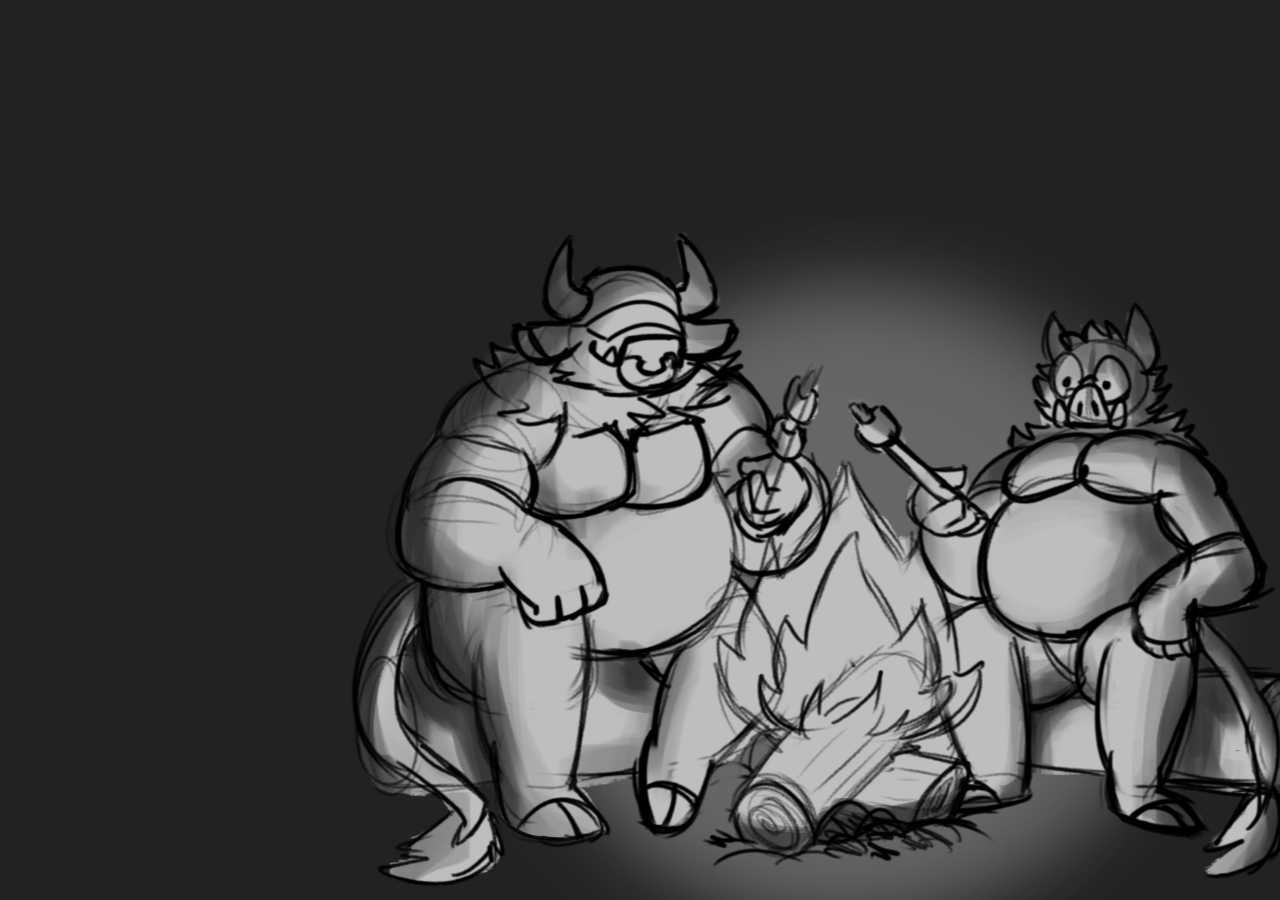
<file: index.html>
<!DOCTYPE html>
<html lang="en">
    <head>
        <meta charset="UTF-8" />
        <title>PigPigron Art | Home</title>
        <link rel="icon" type="image/x-icon" href="/res/img/ico/site.png">
        <link rel="stylesheet" href="res/css/main.css"/>
        <link rel="stylesheet" href="res/css/home.css"/>
        <script src="scripts/script.js"></script>
        <meta name="viewport" content="width=device-width,initial-scale=1.0">
        <meta name="description" content="PigPigron Art, Home for artwork commission information and Pig's furry art gallery.">
        
        <script
            src="https://code.jquery.com/jquery-3.3.1.js"
            integrity="sha256-2Kok7MbOyxpgUVvAk/HJ2jigOSYS2auK4Pfzbm7uH60="
            crossorigin="anonymous">;
            
        </script>
        <script> 
            $(function(){
              $("#header").load("embed/header.html"); 
              $("#footer").load("embed/footer.html"); 
            });
        </script> 
    </head>
    
    <body>
        <!-- NAV BAR ----------------------------------------------->
        <div id="header"></div>

        <!-- MAIN BLOCK -------------------------------------------->
        <div class="box">
        </div>
        <!-- BOTTOM BAR -------------------------------------------->
        <div id="footer"></div>
    </body>
</html>
</file>
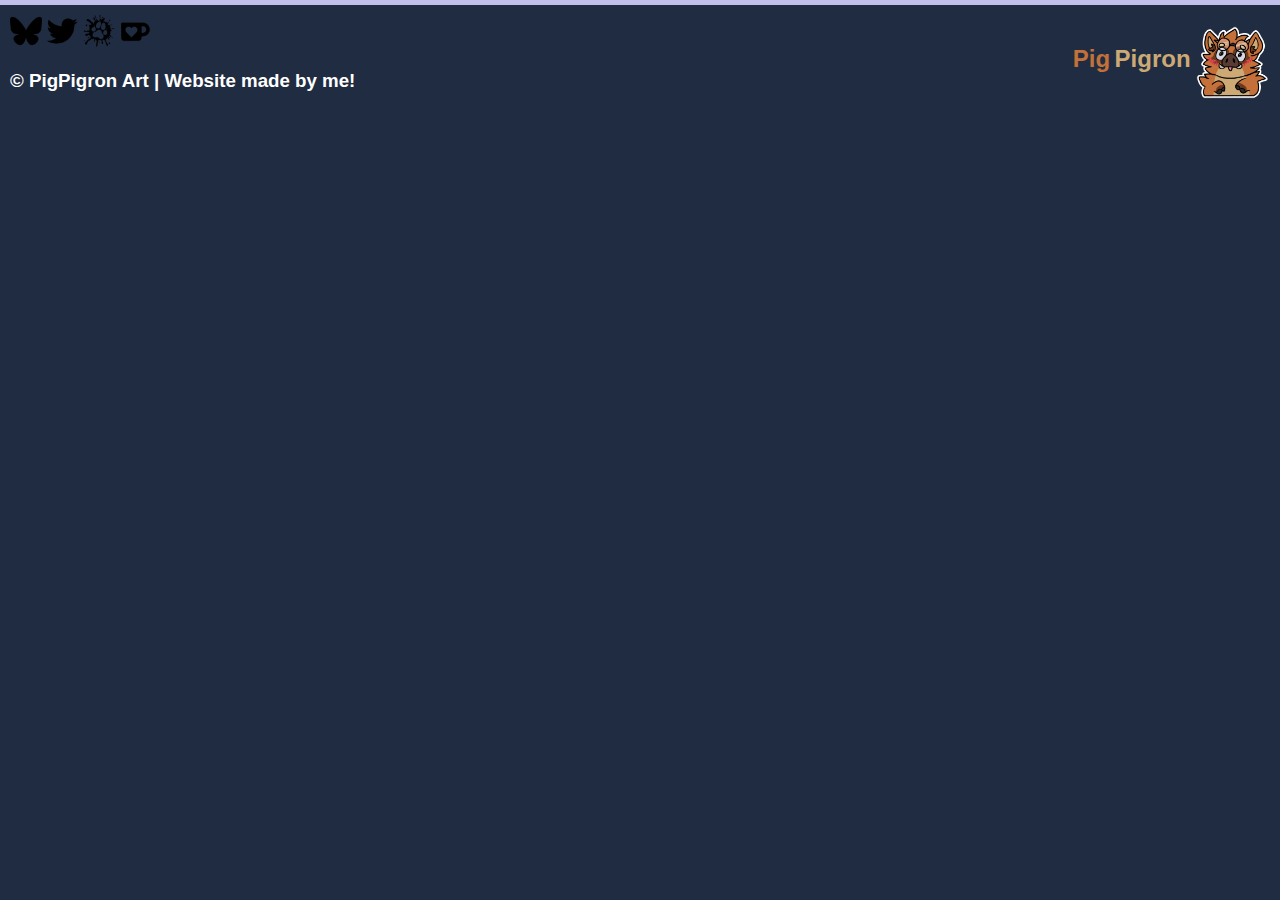
<file: footer.html>
<!DOCTYPE html>
<html lang="en">
    <head>
        <meta charset="UTF-8" />
        <title></title>
        <link rel="icon" type="image/x-icon" href="images/icon/site-icon.png">
        <link rel="stylesheet" href="styles/main.css"/>
        <link rel="stylesheet" href="styles/buttons.css"/>
        <link rel="stylesheet" href="styles/bars.css"/>
        <link rel="stylesheet" href="styles/home.css"/>
        <script src="scripts/script.js"></script>
        <meta name="viewport" content="width=device-width,initial-scale=1.0">
    </head>
    <body>
        <footer class="bar bot">
            
            <div class="left box50">
                <div class="links">
                    <div class="link bluesky" onclick="window.open('https://bsky.app/profile/pigpigron.boar.ink')"></div>
                    <div class="link twitter" onclick="window.open('https://twitter.com/pigpigron')"></div>
                    <div class="link fa" onclick="window.open('https://www.furaffinity.net/user/pigpigron')"></div>
                    <div class="link kofi" onclick="window.open('https://ko-fi.com/pigpigron')"></div>
                </div>
                <h3>© PigPigron Art | Website made by me!</h3>
            </div>
            <div class="right home box50">
                <div class="name orange" onclick="window.open('./', '_self')">Pig</div>
                <div class="name tan" onclick="window.open('./', '_self')">Pigron</div>
                <img src="images/icon/site-icon.png" onclick="window.open('./', '_self')">
            </div>
        </footer>
    </body>
</html>
</file>
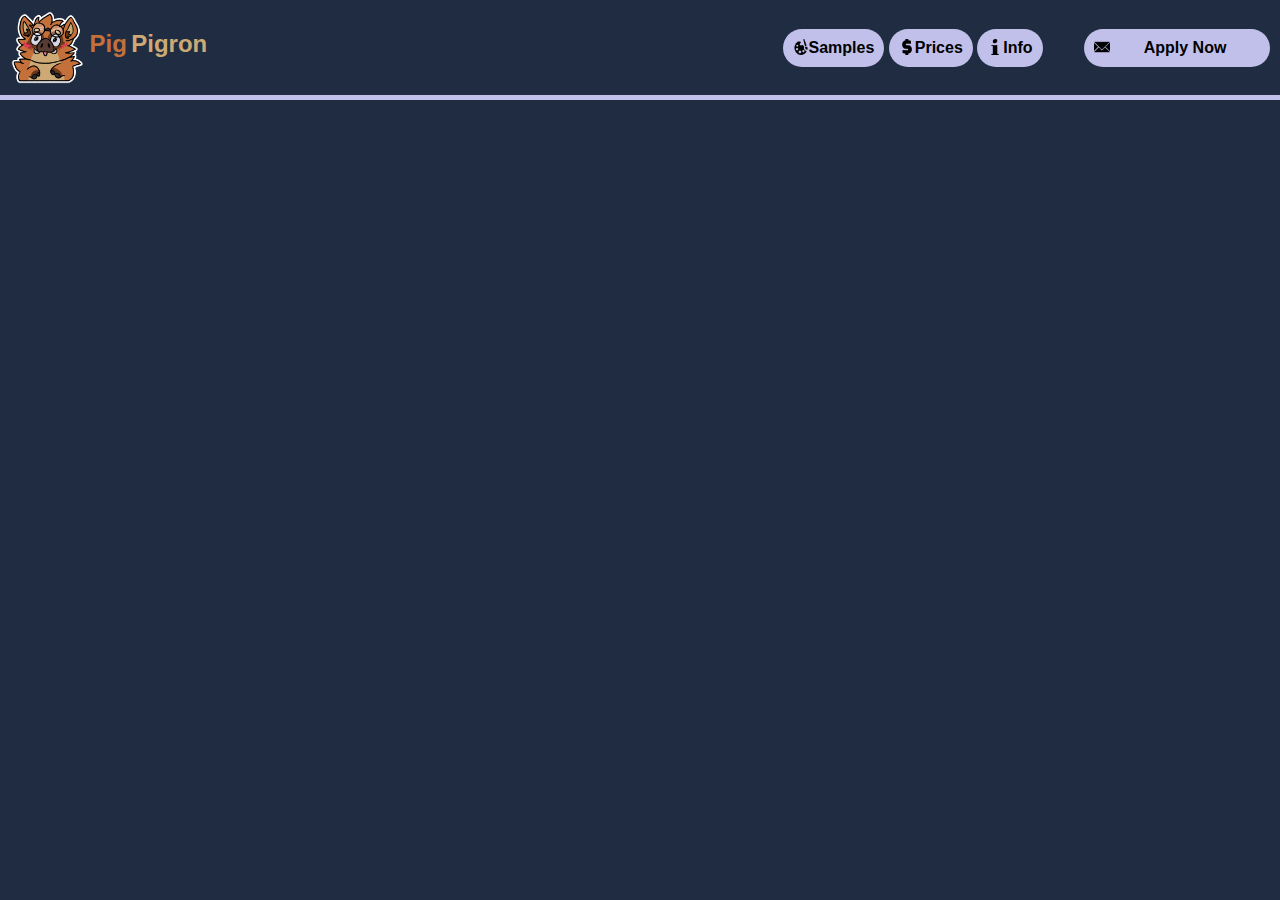
<file: header.html>
<!DOCTYPE html>
<html lang="en">
    <head>
        <meta charset="UTF-8" />
        <title></title>
        <link rel="icon" type="image/x-icon" href="images/icon/site-icon.png">
        <link rel="stylesheet" href="styles/main.css"/>
        <link rel="stylesheet" href="styles/buttons.css"/>
        <link rel="stylesheet" href="styles/bars.css"/>
        <link rel="stylesheet" href="styles/home.css"/>
        <script src="scripts/script.js"></script>
        <meta name="viewport" content="width=device-width,initial-scale=1.0">
    </head>
    <body>
        <header class="bar top">
            
            <div class="left home box33">
                <img src="images/icon/site-icon.png" onclick="window.open('./', '_self')">
                <div class="name orange" onclick="window.open('./', '_self')">Pig</div>
                <div class="name tan" onclick="window.open('./', '_self')">Pigron</div>
            </div>
            <nav class="right buttons box50">
                <a href="./samples"><img src="images/icon/art-icon.png">Samples</a>
                <a href="./prices"><img src="images/icon/dollar-icon.png">Prices</a>
                <a href="./tos"><img src="images/icon/info-icon.png">Info</a>
            </nav>
            <nav class="right buttons box17">
                <a class="form" href="https://docs.google.com/forms/d/e/1FAIpQLSeVN0ZHdZgOieaIlX6585wDkPIgKjRe_kux8BYAVNhktHuIpw/viewform"><img src="images/icon/envelope-icon.png">Apply Now</a>
            </nav>
            
        </header>
    </body>
</html>
</file>
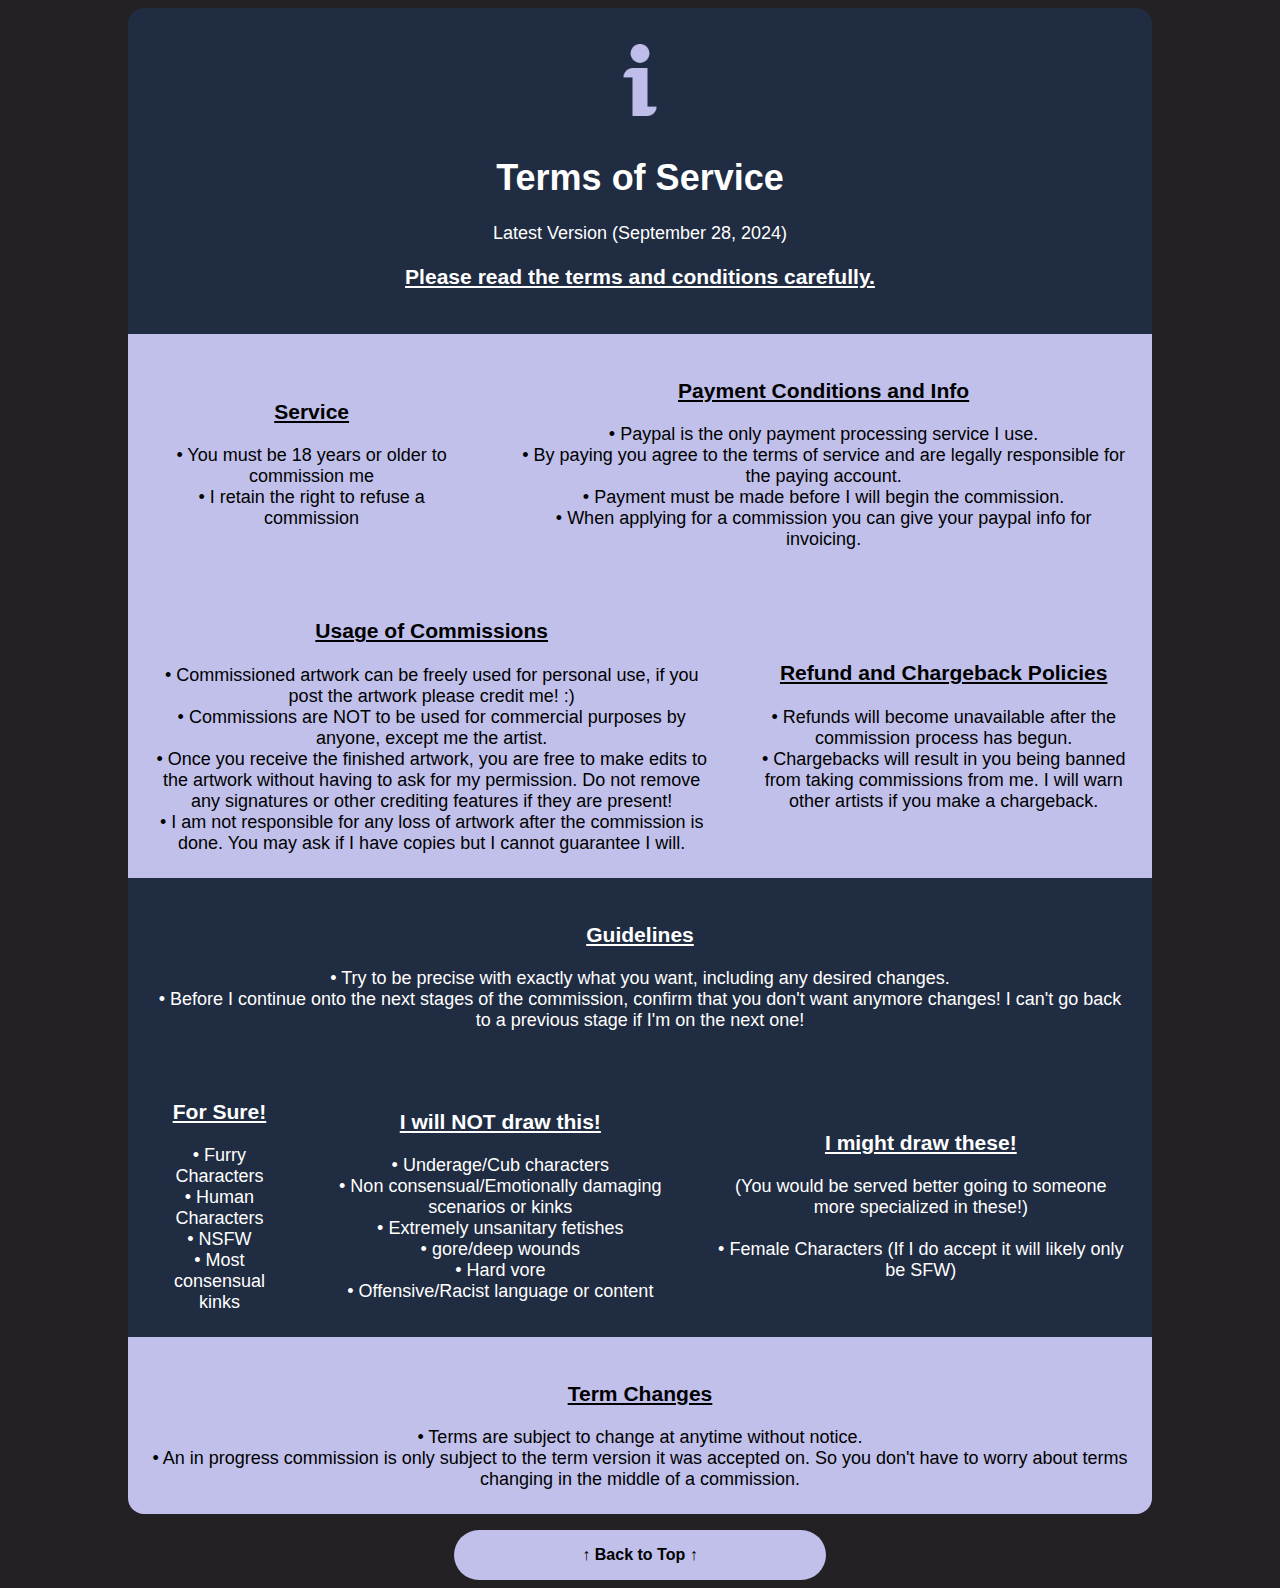
<file: info.html>
<!DOCTYPE html>
<html lang="en">
    <head>
        <meta charset="UTF-8" />
        <title>PigPigron Art | Home</title>
        <link rel="icon" type="image/x-icon" href="/res/img/ico/site.png">
        <link rel="stylesheet" href="res/css/main.css"/>
        <script src="scripts/script.js"></script>
        <meta name="viewport" content="width=device-width,initial-scale=1.0">
        <meta name="description" content="PigPigron Art, Home for artwork commission information and Pig's furry art gallery.">
        
        <script
            src="https://code.jquery.com/jquery-3.3.1.js"
            integrity="sha256-2Kok7MbOyxpgUVvAk/HJ2jigOSYS2auK4Pfzbm7uH60="
            crossorigin="anonymous">;
        </script>
        <script> 
            $(function(){
              $("#header").load("embed/header.html"); 
              $("#footer").load("embed/footer.html"); 
            });
        </script> 
    </head>
    
    <body>
        <!-- NAV BAR ----------------------------------------------->
        <div id="header"></div>

        <!-- MAIN BODY --------------------------------------------->
        <div class="boxbox">
            <div class="box blue">
                <span>
                    <img src="/res/img/ico/info256.png" class="light title">
                    <h1><b>Terms of Service</b></h1>
                    Latest Version (September 28, 2024)
                    <h3><u>Please read the terms and conditions carefully.</u></h3>
                </span>
            </div>
    
            <div class="box light">
                <span>
                    <h3><u><b>Service</b></u></h3>
                    • You must be 18 years or older to commission me
                    <br>
                    • I retain the right to refuse a commission
                </span>
                <span>
                    <h3><u><b>Payment Conditions and Info</b></u></h3>
                    • Paypal is the only payment processing service I use.
                    <br>
                    • By paying you agree to the terms of service and are legally responsible for the paying account.
                    <br>
                    • Payment must be made before I will begin the commission.
                    <br>
                    • When applying for a commission you can give your paypal info for invoicing.
                </span>
            </div>
            <div class="box light">
                <span>
                    <h3><u><b>Usage of Commissions</b></u></h3>
                    • Commissioned artwork can be freely used for personal use, if you post the artwork please credit me! :)
                    <br>
                    • Commissions are NOT to be used for commercial purposes by anyone, except me the artist.
                    <br>
                    • Once you receive the finished artwork, you are free to make edits to the artwork without having to ask for my permission. Do not remove any signatures or other crediting features if they are present!
                    <br>
                    • I am not responsible for any loss of artwork after the commission is done. You may ask if I have copies but I cannot guarantee I will.
                </span>
                <span>
                    <h3><u><b>Refund and Chargeback Policies</b></u></h3>
                    • Refunds will become unavailable after the commission process has begun.
                    <br>
                    • Chargebacks will result in you being banned from taking commissions from me. I will warn other artists if you make a chargeback.
                </span>
            </div>

            <div class="box blue">
                <span>
                    <h3><u><b>Guidelines</b></u></h3>
                    • Try to be precise with exactly what you want, including any desired changes.
                    <br>
                    • Before I continue onto the next stages of the commission, confirm that you don't want anymore changes! I can't go back to a previous stage if I'm on the next one!
                </span>
            </div>
            <div class="box blue">
                <span>
                    <h3><u><b>For Sure!</b></u></h3>
                    • Furry Characters
                    <br>
                    • Human Characters
                    <br>
                    • NSFW
                    <br>
                    • Most consensual kinks 
                </span>
                <span>
                    <h3><u><b>I will NOT draw this!</b></u></h3>
                    • Underage/Cub characters
                    <br>
                    • Non consensual/Emotionally damaging scenarios or kinks
                    <br>
                    • Extremely unsanitary fetishes
                    <br>
                    • gore/deep wounds
                    <br>
                    • Hard vore
                    <br>
                    • Offensive/Racist language or content 
                </span>
                <span>
                    <h3><u><b>I might draw these!</b></u></h3>
                    (You would be served better going to someone more specialized in these!)
                    <br><br>
                    • Female Characters (If I do accept it will likely only be SFW)
                </span>
            </div>

            <div class="box light">
                <span>
                    <h3><u><b>Term Changes</b></u></h3>
                    • Terms are subject to change at anytime without notice.
                    <br>
                    • An in progress commission is only subject to the term version it was accepted on. So you don't have to worry about terms changing in the middle of a commission.
                </span>
            </div>
        </div>

        <button onclick="window.scroll({top: 0, left: 0, behavior: 'smooth', });">↑ Back to Top ↑</button>

        <!-- BOTTOM BAR -------------------------------------------->
        <div id="footer"></div>
    </body>
</html>
</file>
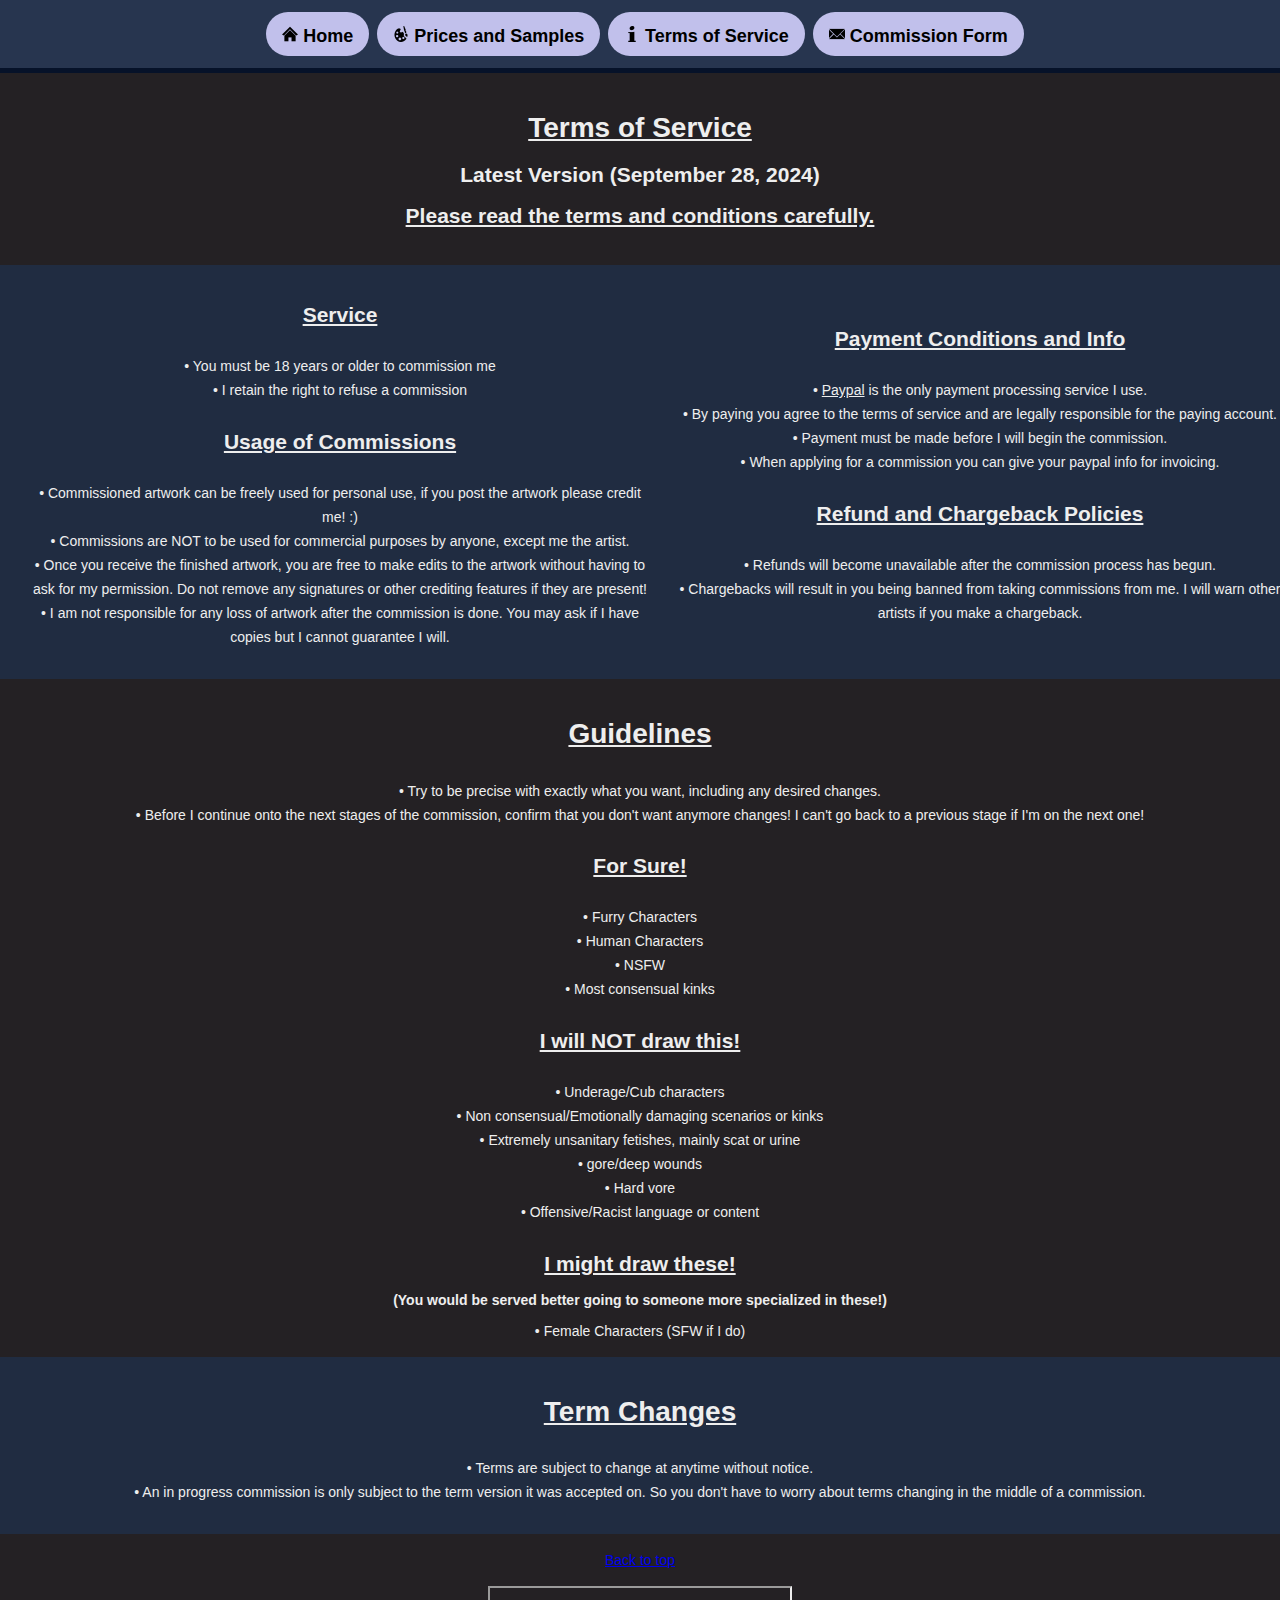
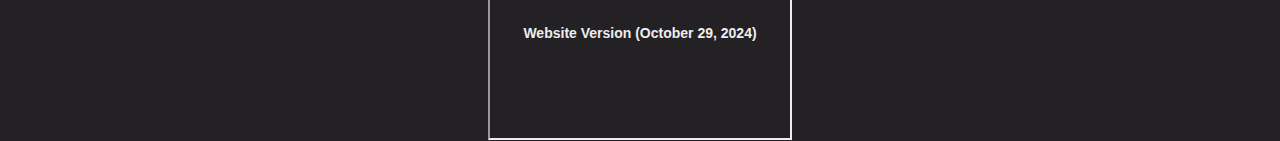
<file: main.html>
<!DOCTYPE html>
<html lang="en">
    <head>
        <meta charset="UTF-8" />
        <title>PigPigron's Art</title>
        <link rel="icon" type="image/x-icon" href="site/icons/site-icon.png">
        <link rel="stylesheet" href="styles.css" />
        <script src="script.js"></script>
    </head>
    <body onload="loadMain(); const myTimeout = setTimeout(window.scrollTo(0,-200), 100);">
        <nav class="navbar">
            <a href="index.html">
                <img src="site/icons/home-icon.png">
                Home
            </a>
            <a href="#" onclick="showSamples()">
                <img src="site/icons/art-icon.png">
                Prices and Samples
            </a>
            <a href="#" onclick="showTos()">
                <img src="site/icons/info-icon.png">
                Terms of Service</a>
            <a href="https://docs.google.com/forms/d/e/1FAIpQLSeVN0ZHdZgOieaIlX6585wDkPIgKjRe_kux8BYAVNhktHuIpw/viewform" target="_blank">
                <img src="site/icons/envelope-icon.png">
                Commission Form
            </a>
        </nav>
        
        <!-- SAMPLES --------------------------------------------------------------->
        
        <div id="samples" style="display: none;"> 
            <div class="darkDiv"> <!-- VERSION CONTAINER -->
                <h1 class="underline">Prices and Samples</h1>
                <h3>Latest Prices (October 27, 2024)</h3>
            </div>
            
            <div class="blueDiv"> <!-- ADDITIONAL INFORMATION CONTAINER -->
                <h1 class="underline">Additional Commission Information</h1>
                <h3 style="line-height: 16px;">+50% Price per additional character<br> 
                    +50% Price for detailed backgrounds
                </h3>
            </div>
            
            <div class="darkDiv"> <!-- SKETCHES SAMPLES CONTAINER -->
                <h1>Sketch</h1>
                <h3>$30 Canadian</h3>
                
                <div class="row">
                    <div class="column"> <!-- SKETCHES SFW -->
                        <h3><u>SFW</u></h3>
                        <div class="gallery">
                            <img src="site/images/sketch/wendell.jpg" onclick="window.open(this.src, '_blank');">
                            <img src="site/images/sketch/gator.jpg" onclick="window.open(this.src, '_blank');">
                            <img src="site/images/sketch/piglinbrute.png" onclick="window.open(this.src, '_blank');">
                            <img src="site/images/sketch/gnarpy.jpg" onclick="window.open(this.src, '_blank');">
                            <img src="site/images/sketch/khat.jpg" onclick="window.open(this.src, '_blank');">
                            <img src="site/images/sketch/volibear.jpg" onclick="window.open(this.src, '_blank');">
                            <img src="site/images/sketch/racc.jpg" onclick="window.open(this.src, '_blank');">
                        </div>
                    </div>
                    <div class="column"> <!-- SKETCHES NSFW -->
                        <h3><u>NSFW</u></h3>
                        <div class="gallery blur">
                            <img src="site/images/sketch/nsfw/cuminf.jpg" onclick="window.open(this.src, '_blank');">
                            <img src="site/images/sketch/nsfw/pig.jpg" onclick="window.open(this.src, '_blank');">
                            <img src="site/images/sketch/nsfw/fullofpilk.jpg" onclick="window.open(this.src, '_blank');">
                            <img src="site/images/sketch/nsfw/tummy.jpg" onclick="window.open(this.src, '_blank');">
                            <img src="site/images/sketch/nsfw/vorewolf.jpg" onclick="window.open(this.src, '_blank');">
                        </div>
                    </div>
                </div>
            </div>
            
            <div class="blueDiv"> <!-- COLOURED SAMPLES CONTAINER -->
                <h1>Coloured</h1>
                <h3>$50 Canadian</h3>
                
                <div class="row">
                    <div class="column"> <!-- COLOURED SFW -->
                        <h3><u>SFW</u></h3>
                        <div class="gallery">
                            <img src="site/images/colour/pigog.jpg" onclick="window.open(this.src, '_blank');">
                            <img src="site/images/colour/melontinypig.jpg" onclick="window.open(this.src, '_blank');">
                            <img src="site/images/colour/melonpose.jpg" onclick="window.open(this.src, '_blank');">
                            <img src="site/images/colour/melonsmile.png" onclick="window.open(this.src, '_blank');">
                            <img src="site/images/colour/sirenround.png" onclick="window.open(this.src, '_blank');">
                            <img src="site/images/colour/sirensolid.png" onclick="window.open(this.src, '_blank');">
                            <img src="site/images/colour/bigfluffy.png" onclick="window.open(this.src, '_blank');">
                            <img src="site/images/colour/bee.png" onclick="window.open(this.src, '_blank');">
                            <img src="site/images/colour/fatwortox.jpg" onclick="window.open(this.src, '_blank');">
                        </div>
                    </div>
                    <div class="column"> <!-- COLOURED NSFW -->
                        <h3><u>NSFW</u></h3>
                        <div class="gallery blur">
                            <img src="site/images/colour/nsfw/bunny.jpg" onclick="window.open(this.src, '_blank');">
                            <img src="site/images/colour/nsfw/preg.jpg" onclick="window.open(this.src, '_blank');">
                            <img src="site/images/colour/nsfw/round.jpg" onclick="window.open(this.src, '_blank');">
                            <img src="site/images/colour/nsfw/slap.jpg" onclick="window.open(this.src, '_blank');">
                            <img src="site/images/colour/nsfw/trio.jpg" onclick="window.open(this.src, '_blank');">
                        </div>
                    </div>
                </div>
            </div>
            
            <div class="darkDiv"> <!-- SHADED SAMPLES CONTAINER -->
                <h1>Shaded</h1>
                <h3>$70 Canadian</h3>
                
                <div class="row">
                    <div class="column"> <!-- SHADED SFW -->
                        <h3><u>SFW</u></h3>
                        <div class="gallery">
                            <img src="site/images/shaded/fortnite.jpg" onclick="window.open(this.src, '_blank');">
                            <img src="site/images/shaded/pig.jpg" onclick="window.open(this.src, '_blank');">
                            <img src="site/images/shaded/ryu.jpg" onclick="window.open(this.src, '_blank');">
                            <img src="site/images/shaded/zac.png" onclick="window.open(this.src, '_blank');">
                            <img src="site/images/shaded/hyenamelon.jpg" onclick="window.open(this.src, '_blank');">
                            <img src="site/images/shaded/melon.jpg" onclick="window.open(this.src, '_blank');">
                            <img src="site/images/shaded/fatmelon.png" onclick="window.open(this.src, '_blank');">
                            <img src="site/images/shaded/lunedog.jpg" onclick="window.open(this.src, '_blank');">
                            <img src="site/images/shaded/chunky.png" onclick="window.open(this.src, '_blank');">
                            
                            
                        </div>
                    </div>
                    <div class="column"> <!-- SHADED NSFW -->
                        <h3><u>NSFW</u></h3>
                        <div class="gallery blur">
                            <img src="site/images/shaded/nsfw/tanuki.jpg" onclick="window.open(this.src, '_blank');">
                            <img src="site/images/shaded/nsfw/bird.jpg" onclick="window.open(this.src, '_blank');">
                            <img src="site/images/shaded/nsfw/vore.jpg" onclick="window.open(this.src, '_blank');">
                        </div>
                    </div>
                </div>
            </div>
            
            <div class="blueDiv">
                <h1 class="underline">Reference Sheets</h1>
                <h3>Ref sheets will always be flat coloured</h3>
                <h3 style="line-height: 16px;">
                    $60 CAD for Front<br>
                    $90 CAD for Front and Back<br>
                    +$30 CAD for Additional Poses
                </h3>
                <div class="gallery">
                    <img src="site/images/ref/raccoonekto.jpg" onclick="window.open(this.src, '_blank');">
                    <img src="site/images/ref/bullmelon.jpg" onclick="window.open(this.src, '_blank');">
                    <img src="site/images/ref/hyenamelon.jpg" onclick="window.open(this.src, '_blank');">
                    <img src="site/images/ref/koopamelon.jpg" onclick="window.open(this.src, '_blank');">
                </div>
            </div>
        </div> <!-- samples -->
        
        
        
        <div id="tos" style="display: none;">
            <div class="darkDiv">
                <h1 class="underline">Terms of Service</h1>
                <h2>Latest Version (September 28, 2024)</h2>
                <h2 class="underline">Please read the terms and conditions carefully.</h2>
            </div>
            
            <div class="blueDiv row">
                <div class="column">
                    <h2 class="underline">Service</h2>
                    <div class="list">
                        • You must be 18 years or older to commission me<br>
                        • I retain the right to refuse a commission
                    </div>
                    <h2 class="underline">Usage of Commissions</h2>
                    <div class="list">
                        • Commissioned artwork can be freely used for personal use, if you post the artwork please credit me! :)<br>
                        • Commissions are NOT to be used for commercial purposes by anyone, except me the artist.<br>
                        • Once you receive the finished artwork, you are free to make edits to the artwork without having to ask for my permission. Do not remove any signatures or other crediting features if they are present!<br>
                        • I am not responsible for any loss of artwork after the commission is done. You may ask if I have copies but I cannot guarantee I will.
                    </div>
                </div>
                <div class="column">
                    <h2 class="underline">Payment Conditions and Info</h2>
                    <div class="list">
                        • <span class="underline">Paypal</span> is the only payment processing service I use.<br>
                        • By paying you agree to the terms of service and are legally responsible for the paying account.<br>
                        • Payment must be made before I will begin the commission.<br>
                        • When applying for a commission you can give your paypal info for invoicing.
                    </div>
                    <h2 class="underline">Refund and Chargeback Policies</h2>
                    <div class="list">
                        • Refunds will become unavailable after the commission process has begun.<br>
                        • Chargebacks will result in you being banned from taking commissions from me. I will warn other artists if you make a chargeback.
                    </div>
                </div>
            </div>
            
            <div class="darkDiv">
                <h1 class="underline">Guidelines</h1>
                <div class="list">
                    • Try to be precise with exactly what you want, including any desired changes.<br>
                    • Before I continue onto the next stages of the commission, confirm that you don't want anymore changes! I can't go back to a previous stage if I'm on the next one!
                </div>
                
                <div class="row">
                    <div class="column3">
                        <h2 class="underline">For Sure!</h2>
                        <div class="list">
                            • Furry Characters<br>
                            • Human Characters<br>
                            • NSFW<br>
                            • Most consensual kinks
                        </div>
                    </div>
                    <div class="column3">
                        <h2 class="underline">I will NOT draw this!</h2>
                        <div class="list">
                            • Underage/Cub characters<br>
                            • Non consensual/Emotionally damaging scenarios or kinks<br>
                            • Extremely unsanitary fetishes, mainly scat or urine<br>
                            • gore/deep wounds<br>
                            • Hard vore<br>
                            • Offensive/Racist language or content
                        </div>
                    </div>
                    <div class="column3">
                        <h2 class="underline">I might draw these!</h2>
                        <h4>(You would be served better going to someone more specialized in these!)</h4>
                            • Female Characters (SFW if I do)
                    </div>
                </div>
            </div>
            
            <div class="blueDiv">
                <h1 class="underline">Term Changes</h1>
                <div class="list">
                    • Terms are subject to change at anytime without notice.<br>
                    • An in progress commission is only subject to the term version it was accepted on. So you don't have to worry about terms changing in the middle of a commission.
                </div>
            </div>
        </div> <!-- tos -->
        <div class="darkDiv">
            <a class="totop" href="#" onclick="scrollTo(0,-200);">Back to top</a>
        </div>
        <iframe class="version" title="Website Version" src=version.html></iframe>
    </body>
</html>
</file>
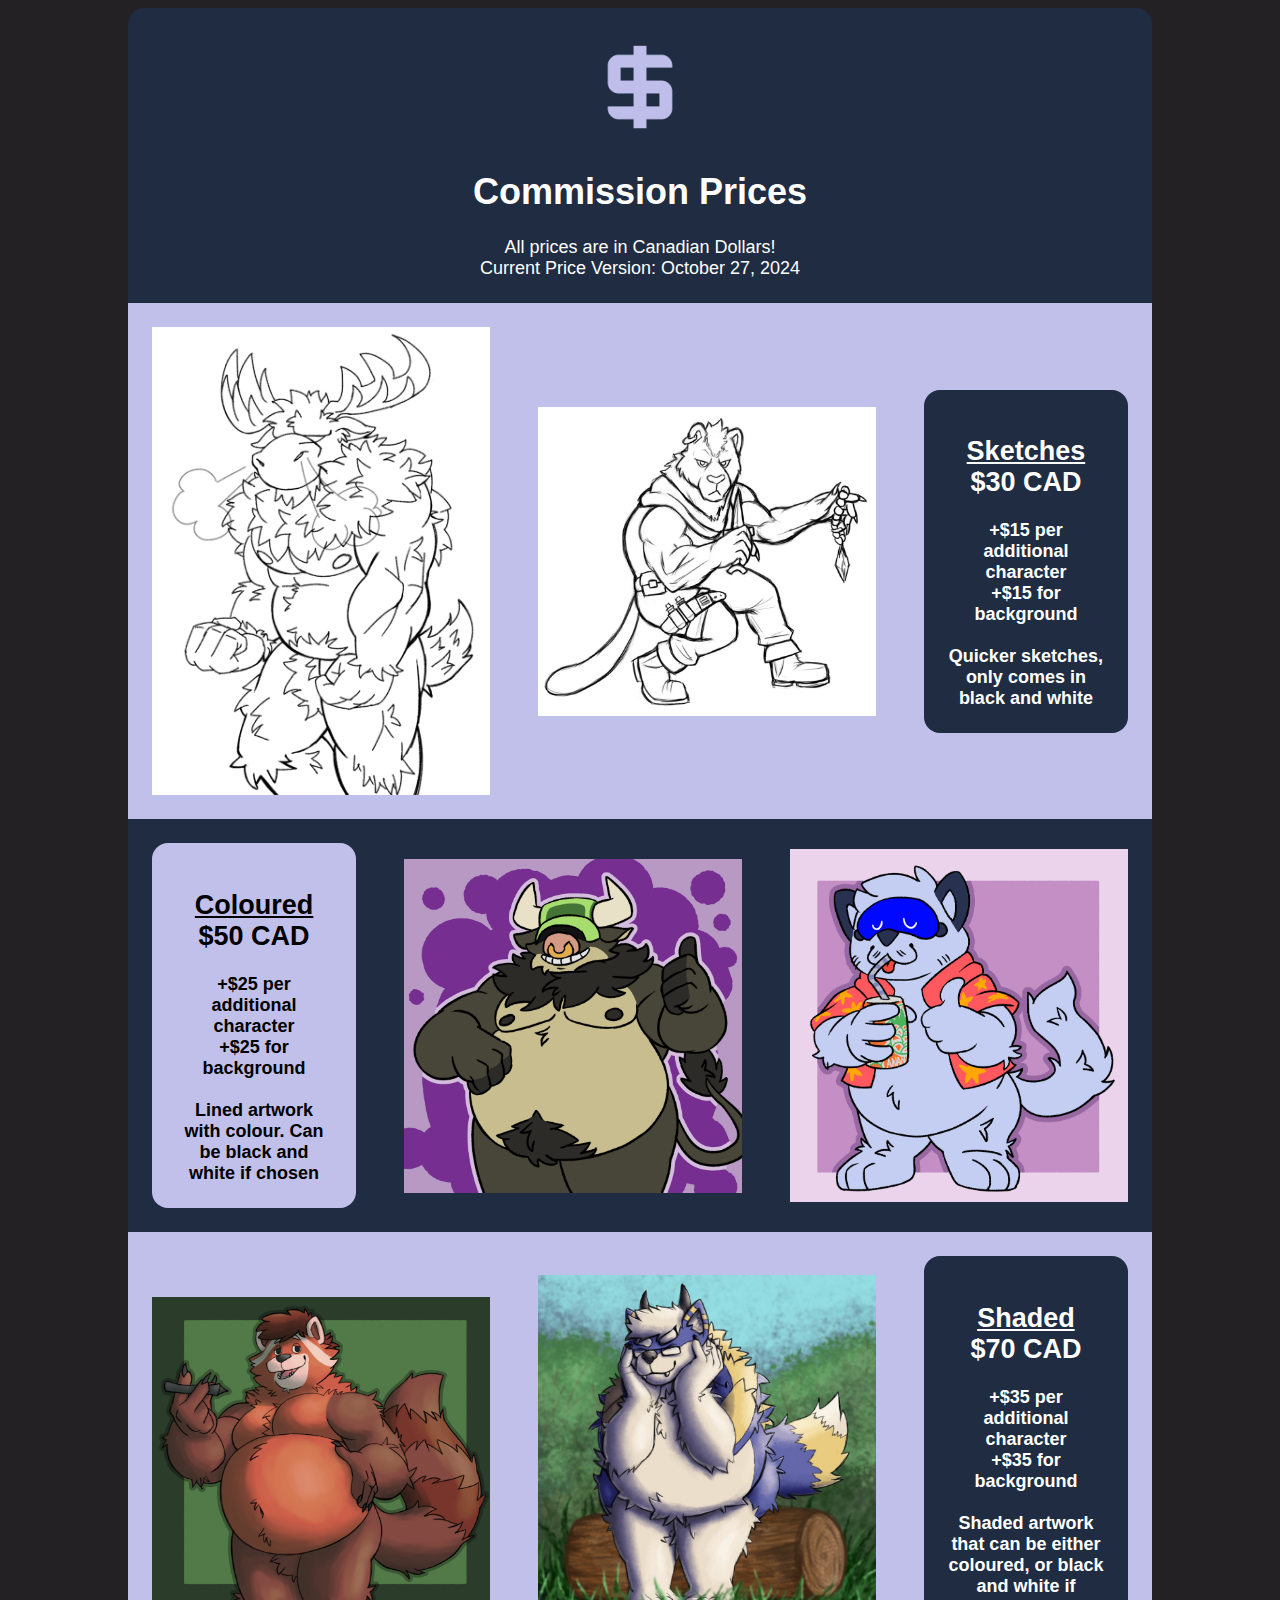
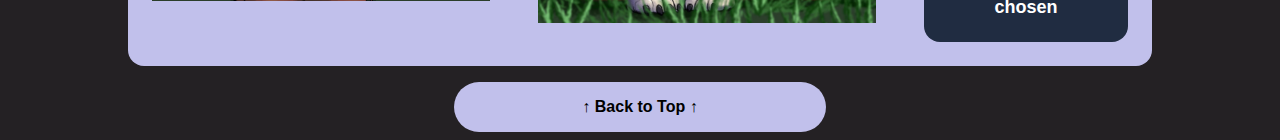
<file: prices.html>
<!DOCTYPE html>
<html lang="en">
    <head>
        <meta charset="UTF-8" />
        <title>PigPigron Art | Home</title>
        <link rel="icon" type="image/x-icon" href="/res/img/ico/site.png">
        <link rel="stylesheet" href="res/css/main.css"/>
        <link rel="stylesheet" href="res/css/prices.css"/>
        <script src="scripts/script.js"></script>
        <meta name="viewport" content="width=device-width,initial-scale=1.0">
        <meta name="description" content="PigPigron Art, Home for artwork commission information and Pig's furry art gallery.">
        
        <script
            src="https://code.jquery.com/jquery-3.3.1.js"
            integrity="sha256-2Kok7MbOyxpgUVvAk/HJ2jigOSYS2auK4Pfzbm7uH60="
            crossorigin="anonymous">;
            
        </script>
        <script> 
            $(function(){
              $("#header").load("embed/header.html"); 
              $("#footer").load("embed/footer.html"); 
            });
        </script> 
    </head>
    
    <body>
        <!-- NAV BAR ----------------------------------------------->
        <div id="header"></div>

        <!-- MAIN BLOCK -------------------------------------------->
        <div class="boxbox">
            <div class="box blue">
                <span>
                    <img src="/res/img/ico/price256.png" class="light title">
                    <h1><b>Commission Prices</b></h1>
                    All prices are in Canadian Dollars!
                    <br>
Current Price       Version: October 27, 2024
                </span>
            </div>
            <div class="box light reverse">
                <img src="/res/img/art/sketch/moose-1000.png">
                <img src="/res/img/art/sketch/khat-1000.jpg">
                <div class="box blue">
                    <span><b>
                        <h2><u>Sketches</u><br>
                            $30 CAD
                        </h2>
                        +$15 per additional character
                        <br>
                        +$15 for background
                        <br><br>
                        Quicker sketches, only comes in black and white
                    </b></span>
                </div>
            </div>
            <div class="box blue">
                <div class="box light">
                    <span><b>
                        <h2><u>Coloured</u><br>
                            $50 CAD
                        </h2>
                        +$25 per additional character
                        <br>
                        +$25 for background
                        <br><br>
                        Lined artwork with colour. Can be black and white if chosen
                    </b></span>
                </div>
                <img src="/res/img/art/colour/melonsmile-1000.png">
                <img src="/res/img/art/colour/bee-1000.png">
            </div>
            <div class="box light reverse">
                <img src="/res/img/art/shaded/chunky-1000.png">
                <img src="/res/img/art/shaded/ryu-1000.jpg">
                <div class="box blue">
                    <span><b>
                        <h2><u>Shaded</u><br>
                            $70 CAD
                        </h2>
                        +$35 per additional character
                        <br>
                        +$35 for background
                        <br><br>
                        Shaded artwork that can be either coloured, or black and white if chosen
                    </b></span>
                </div>
            </div>
        </div>
        <button onclick="window.scroll({top: 0, left: 0, behavior: 'smooth', });">↑ Back to Top ↑</button>
        <!-- BOTTOM BAR -------------------------------------------->
        <div id="footer"></div>
    </body>
</html>
</file>
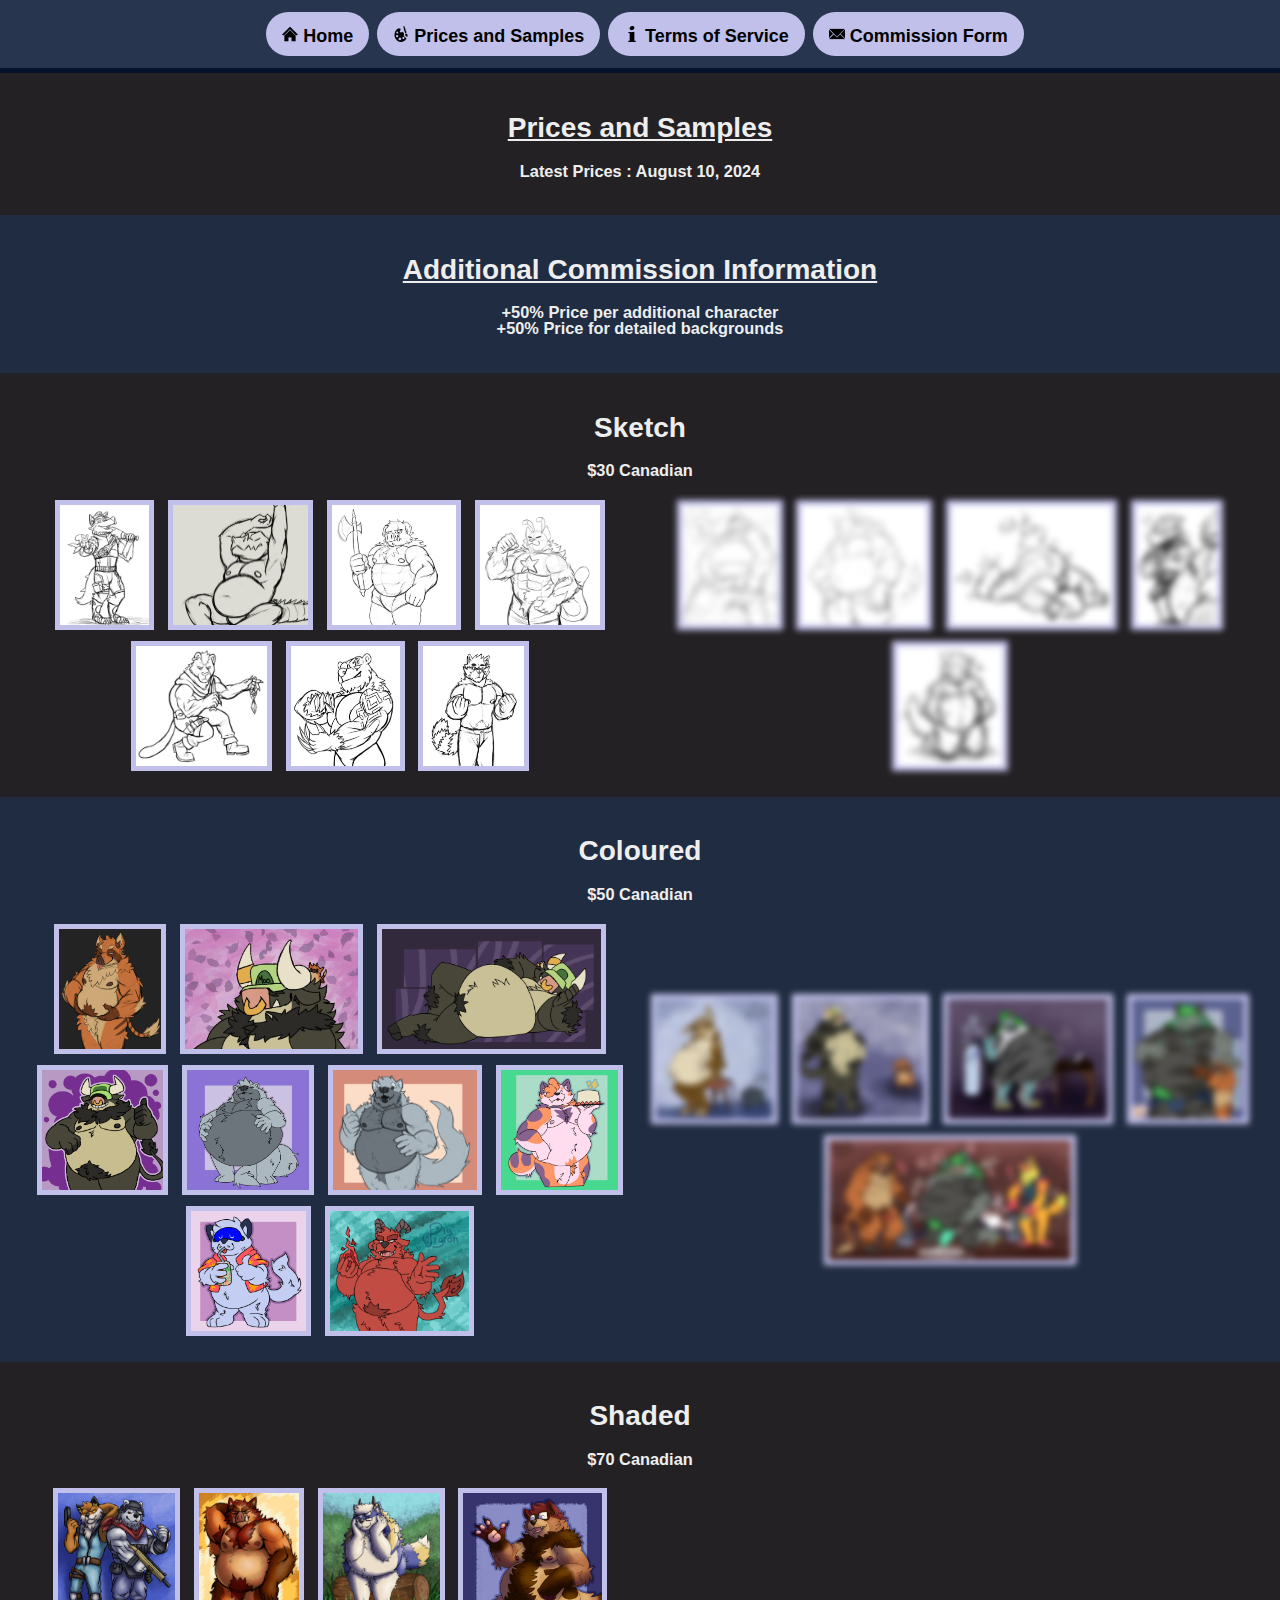
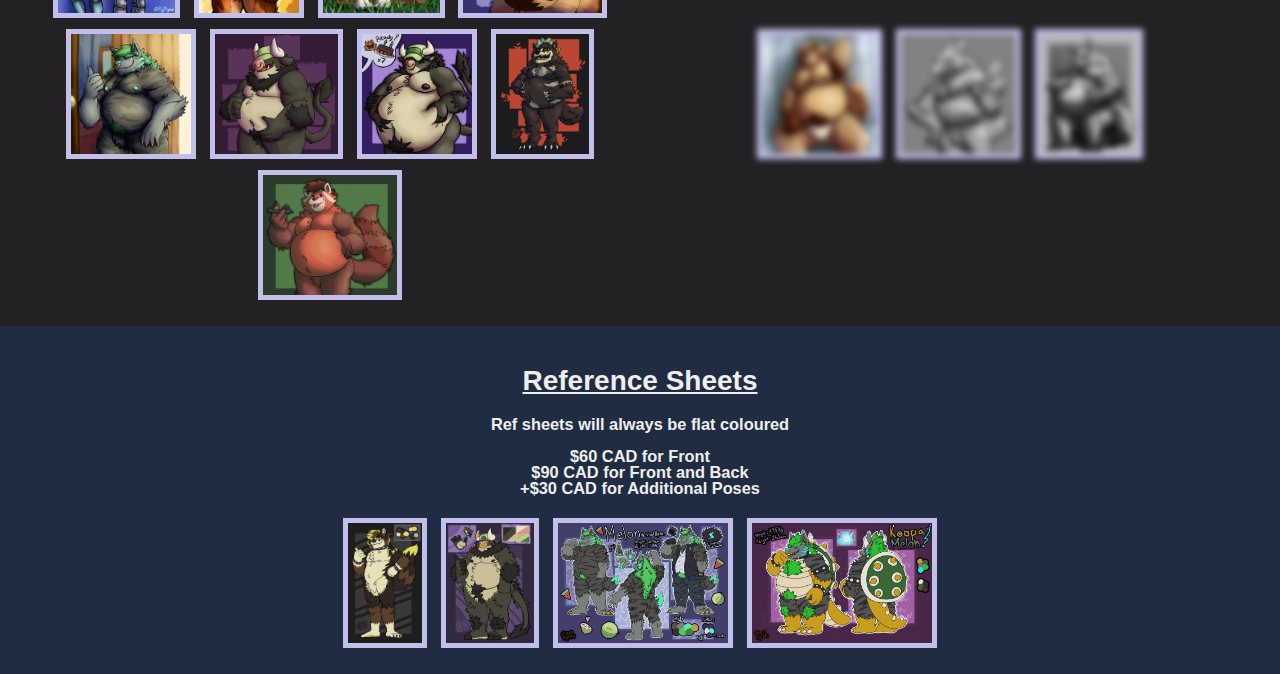
<file: samples.html>
<!DOCTYPE html>
<html lang="en">

    <head>
        <meta charset="UTF-8" />
        <title>Title</title>
        <link rel="stylesheet" href="styles.css" />
        <script src="script.js"></script>
    </head>
    
    <body>
        <!-- Navigation bar (should appear on almost everypage) -->
        <nav class="navbar">
            <a href="index.html">
                <img src="Site/icons/home-icon.png">
                Home
            </a>
            <a href="samples.html">
                <img src="Site/icons/art-icon.png">
                Prices and Samples
            </a>
            <a href="tos.html">
                <img src="Site/icons/info-icon.png">
                Terms of Service</a>
            <a href="https://docs.google.com/forms/d/e/1FAIpQLSeVN0ZHdZgOieaIlX6585wDkPIgKjRe_kux8BYAVNhktHuIpw/viewform" target="_blank">
                <img src="Site/icons/envelope-icon.png">
                Commission Form
            </a>
        </nav>
        
        
        <!-- This is the main body of the page-->
        <div id="main"> 
            <div class="darkDiv"> <!-- VERSION CONTAINER -->
                <h1 class="underline">Prices and Samples</h1>
                <h3>Latest Prices : August 10, 2024</h3>
            </div>
            
            <div class="blueDiv"> <!-- ADDITIONAL INFORMATION CONTAINER -->
                <h1 class="underline">Additional Commission Information</h1>
                <h3 style="line-height: 16px;">+50% Price per additional character<br> 
                    +50% Price for detailed backgrounds
                </h3>
            </div>
            
            <div class="darkDiv"> <!-- SKETCHES SAMPLES CONTAINER -->
                <h1>Sketch</h1>
                <h3>$30 Canadian</h3>
                
                <div class="row">
                    <div class="column"> <!-- SKETCHES SFW -->
                        <div class="gallery">
                            <img src="Site/images/sketch/wendell.jpg" onclick="window.open(this.src, '_blank');">
                            <img src="Site/images/sketch/gator.jpg" onclick="window.open(this.src, '_blank');">
                            <img src="Site/images/sketch/piglinbrute.png" onclick="window.open(this.src, '_blank');">
                            <img src="Site/images/sketch/gnarpy.jpg" onclick="window.open(this.src, '_blank');">
                            <img src="Site/images/sketch/khat.jpg" onclick="window.open(this.src, '_blank');">
                            <img src="Site/images/sketch/volibear.jpg" onclick="window.open(this.src, '_blank');">
                            <img src="Site/images/sketch/racc.jpg" onclick="window.open(this.src, '_blank');">
                        </div>
                    </div>
                    <div class="column"> <!-- SKETCHES NSFW -->
                        <div class="gallery blur">
                            <img src="Site/images/sketch/nsfw/cuminf.jpg" onclick="window.open(this.src, '_blank');">
                            <img src="Site/images/sketch/nsfw/pig.jpg" onclick="window.open(this.src, '_blank');">
                            <img src="Site/images/sketch/nsfw/fullofpilk.jpg" onclick="window.open(this.src, '_blank');">
                            <img src="Site/images/sketch/nsfw/tummy.jpg" onclick="window.open(this.src, '_blank');">
                            <img src="Site/images/sketch/nsfw/vorewolf.jpg" onclick="window.open(this.src, '_blank');">
                        </div>
                    </div>
                </div>
            </div>
            
            <div class="blueDiv"> <!-- COLOURED SAMPLES CONTAINER -->
                <h1>Coloured</h1>
                <h3>$50 Canadian</h3>
                
                <div class="row">
                    <div class="column"> <!-- COLOURED SFW -->
                        <div class="gallery">
                            <img src="Site/images/colour/pigog.jpg" onclick="window.open(this.src, '_blank');">
                            <img src="Site/images/colour/melontinypig.jpg" onclick="window.open(this.src, '_blank');">
                            <img src="Site/images/colour/melonpose.jpg" onclick="window.open(this.src, '_blank');">
                            <img src="Site/images/colour/melonsmile.png" onclick="window.open(this.src, '_blank');">
                            <img src="Site/images/colour/sirenround.png" onclick="window.open(this.src, '_blank');">
                            <img src="Site/images/colour/sirensolid.png" onclick="window.open(this.src, '_blank');">
                            <img src="Site/images/colour/bigfluffy.png" onclick="window.open(this.src, '_blank');">
                            <img src="Site/images/colour/bee.png" onclick="window.open(this.src, '_blank');">
                            <img src="Site/images/colour/fatwortox.jpg" onclick="window.open(this.src, '_blank');">
                        </div>
                    </div>
                    <div class="column"> <!-- COLOURED NSFW -->
                        <div class="gallery blur">
                            <img src="Site/images/colour/nsfw/bunny.jpg" onclick="window.open(this.src, '_blank');">
                            <img src="Site/images/colour/nsfw/preg.jpg" onclick="window.open(this.src, '_blank');">
                            <img src="Site/images/colour/nsfw/round.jpg" onclick="window.open(this.src, '_blank');">
                            <img src="Site/images/colour/nsfw/slap.jpg" onclick="window.open(this.src, '_blank');">
                            <img src="Site/images/colour/nsfw/trio.jpg" onclick="window.open(this.src, '_blank');">
                        </div>
                    </div>
                </div>
            </div>
            
            <div class="darkDiv"> <!-- SHADED SAMPLES CONTAINER -->
                <h1>Shaded</h1>
                <h3>$70 Canadian</h3>
                
                <div class="row">
                    <div class="column"> <!-- SHADED SFW -->
                        <div class="gallery">
                            <img src="Site/images/shaded/fortnite.jpg" onclick="window.open(this.src, '_blank');">
                            <img src="Site/images/shaded/pig.jpg" onclick="window.open(this.src, '_blank');">
                            <img src="Site/images/shaded/ryu.jpg" onclick="window.open(this.src, '_blank');">
                            <img src="Site/images/shaded/zac.png" onclick="window.open(this.src, '_blank');">
                            <img src="Site/images/shaded/hyenamelon.jpg" onclick="window.open(this.src, '_blank');">
                            <img src="Site/images/shaded/melon.jpg" onclick="window.open(this.src, '_blank');">
                            <img src="Site/images/shaded/fatmelon.png" onclick="window.open(this.src, '_blank');">
                            <img src="Site/images/shaded/lunedog.jpg" onclick="window.open(this.src, '_blank');">
                            <img src="Site/images/shaded/chunky.png" onclick="window.open(this.src, '_blank');">
                            
                            
                        </div>
                    </div>
                    <div class="column"> <!-- SHADED NSFW -->
                        <div class="gallery blur">
                            <img src="Site/images/shaded/nsfw/tanuki.jpg" onclick="window.open(this.src, '_blank');">
                            <img src="Site/images/shaded/nsfw/bird.jpg" onclick="window.open(this.src, '_blank');">
                            <img src="Site/images/shaded/nsfw/vore.jpg" onclick="window.open(this.src, '_blank');">
                        </div>
                    </div>
                </div>
            </div>
        </div>
        
        <div class="blueDiv">
            <h1 class="underline">Reference Sheets</h1>
            <h3>Ref sheets will always be flat coloured</h3>
            <h3 style="line-height: 16px;">
                $60 CAD for Front<br>
                $90 CAD for Front and Back<br>
                +$30 CAD for Additional Poses
            </h3>
            <div class="gallery">
                <img src="Site/images/ref/raccoonekto.jpg" onclick="window.open(this.src, '_blank');">
                <img src="Site/images/ref/bullmelon.jpg" onclick="window.open(this.src, '_blank');">
                <img src="Site/images/ref/hyenamelon.jpg" onclick="window.open(this.src, '_blank');">
                <img src="Site/images/ref/koopamelon.jpg" onclick="window.open(this.src, '_blank');">
                
                
            </div>
        </div>
    </body>
</html>
</file>
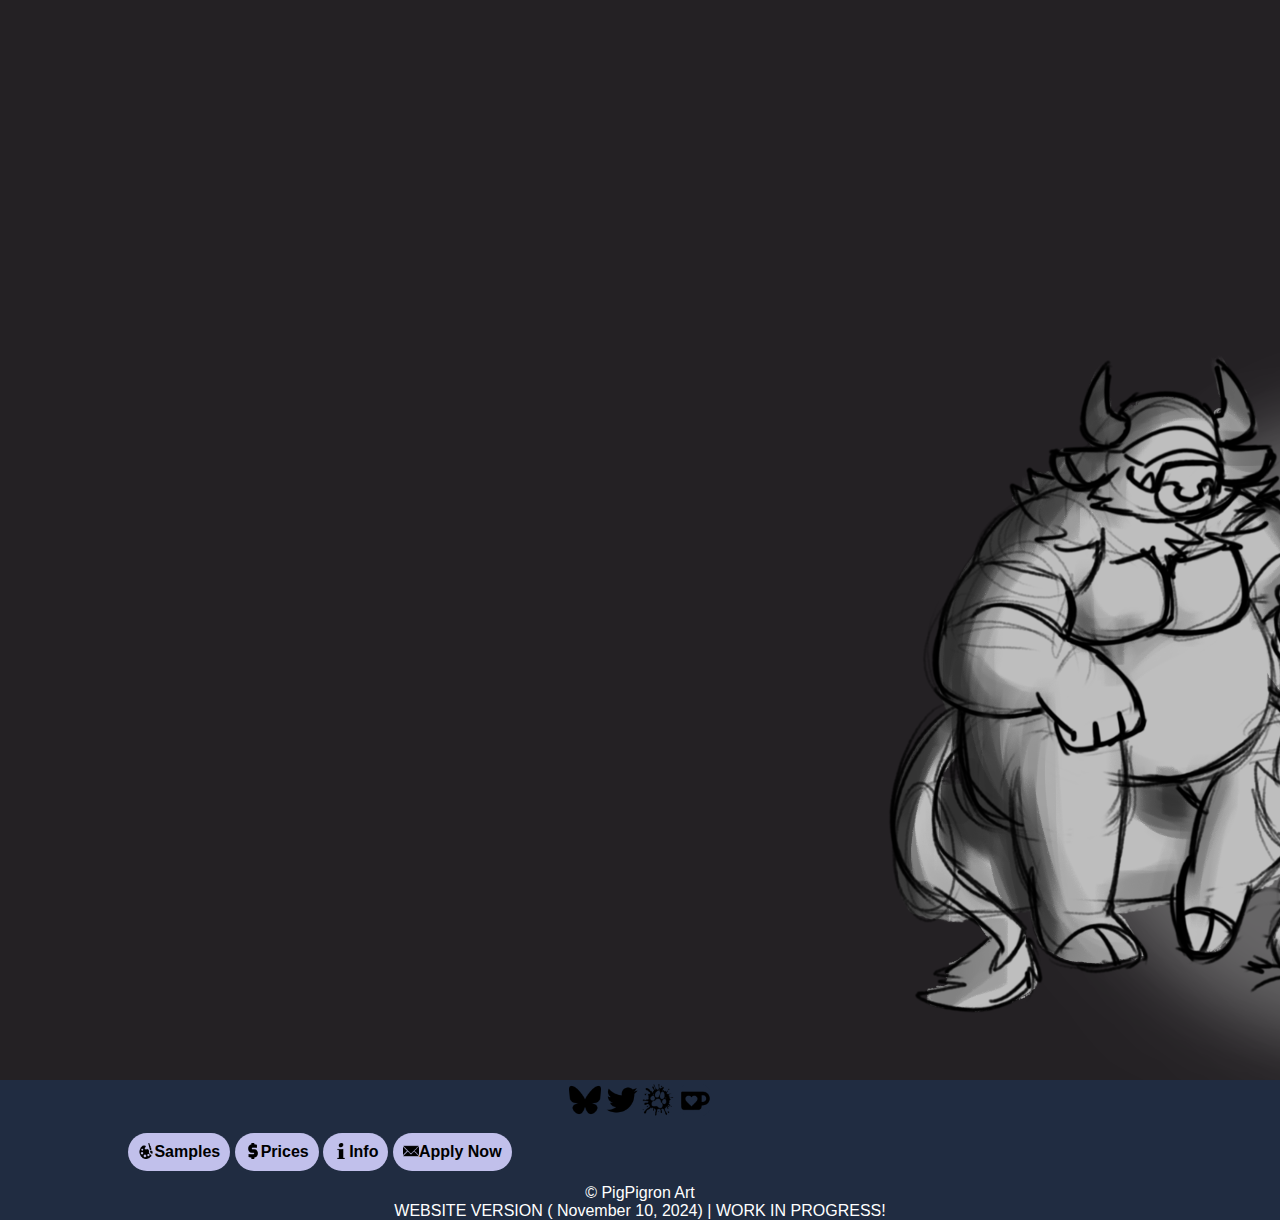
<file: testindex.html>
<!DOCTYPE html>
<html lang="en">
    <head>
        <meta charset="UTF-8" />
        <title>Pig's Art | Home</title>
        <link rel="icon" type="image/x-icon" href="images/icon/site-icon.png">
        <link rel="stylesheet" href="styles/main.css"/>
        <link rel="stylesheet" href="styles/buttons.css"/>
        <link rel="stylesheet" href="styles/home.css"/>
        <link rel="stylesheet" href="styles/bars.css"/>
        <script src="scripts/script.js"></script>
        <meta name="viewport" content="width=device-width,initial-scale=1.0">
    </head>
    
    <body>
        <img class="backart" src="images/art/home/back.png">
        
        <header>
            <div class="links">
                <div class="link bluesky" onclick="window.open('https://bsky.app/profile/boar.ink')"></div>
                <div class="link twitter" onclick="window.open('https://twitter.com/pigpigron')"></div>
                <div class="link fa" onclick="window.open('https://www.furaffinity.net/user/pigpigron')"></div>
                <div class="link kofi" onclick="window.open('https://ko-fi.com/pigpigron')"></div>
            </div>
        </header>
        <section class="row2">
            <div>
                <nav>
                    <a href="samples.html"><img src="images/icon/art-icon.png">Samples</a>
                    <a href="prices.html"><img src="images/icon/dollar-icon.png">Prices</a>
                    <a href="tos.html"><img src="images/icon/info-icon.png">Info</a>
                    <a href="https://docs.google.com/forms/d/e/1FAIpQLSeVN0ZHdZgOieaIlX6585wDkPIgKjRe_kux8BYAVNhktHuIpw/viewform"><img src="images/icon/envelope-icon.png">Apply Now</a>
                </nav>
            </div>
        </section>
        
        <footer>
            © PigPigron Art<br>
            WEBSITE VERSION ( November 10, 2024) | WORK IN PROGRESS!
        </footer>
    </body>
</html>
</file>
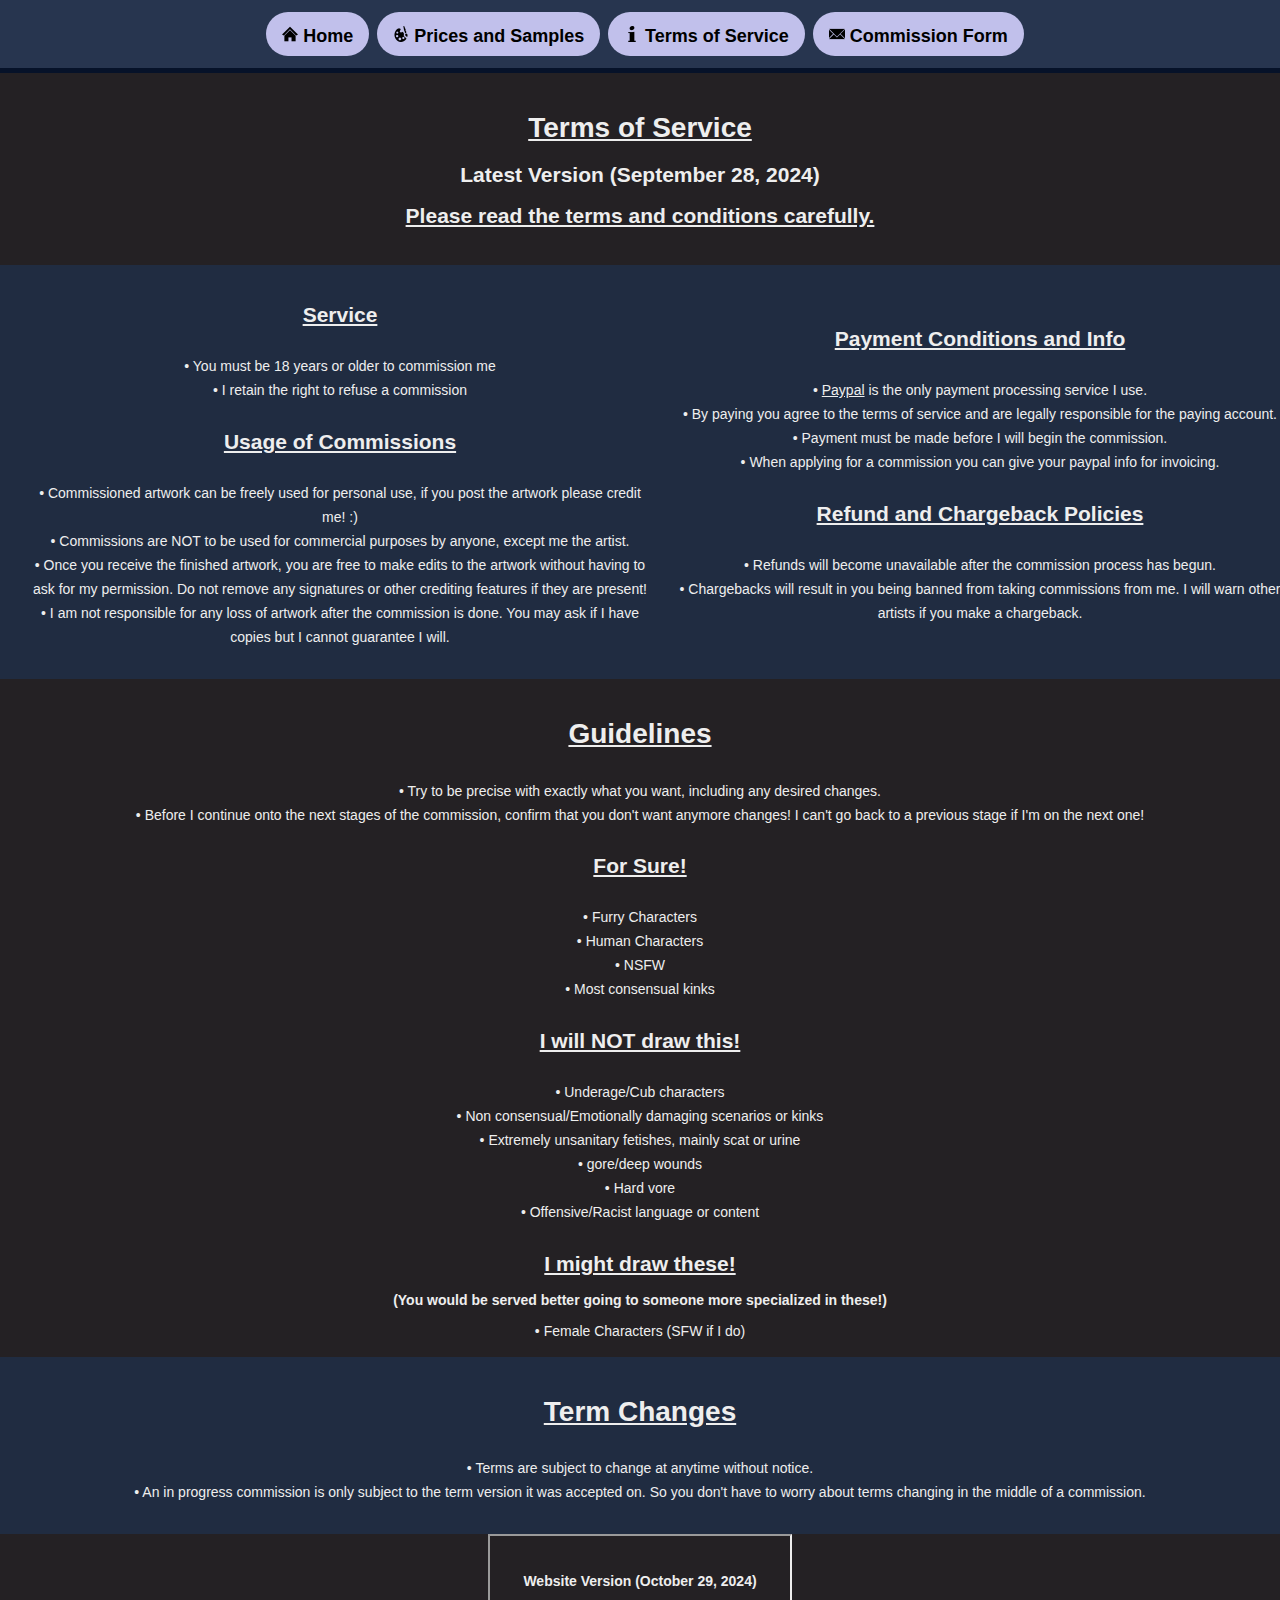
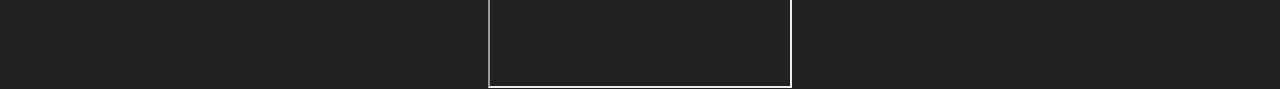
<file: tos.html>
<!DOCTYPE html>
<html lang="en">
    <head>
        <meta charset="UTF-8" />
        <title>Terms of Service</title>
        <link rel="icon" type="image/x-icon" href="site/icons/site-icon.png">
        <link rel="stylesheet" href="styles.css"/>
        <script src="script.js"></script>
    </head>
    
    <body>
        <!-- Navigation bar (should appear on almost everypage) -->
        <nav class="navbar">
            <a href="index.html">
                <img src="site/icons/home-icon.png">
                Home
            </a>
            <a href="samples.html">
                <img src="site/icons/art-icon.png">
                Prices and Samples
            </a>
            <a href="tos.html">
                <img src="site/icons/info-icon.png">
                Terms of Service</a>
            <a href="https://docs.google.com/forms/d/e/1FAIpQLSeVN0ZHdZgOieaIlX6585wDkPIgKjRe_kux8BYAVNhktHuIpw/viewform" target="_blank">
                <img src="site/icons/envelope-icon.png">
                Commission Form
            </a>
        </nav>
        
        
        <div id="main">
            <div class="darkDiv">
                <h1 class="underline">Terms of Service</h1>
                <h2>Latest Version (September 28, 2024)</h2>
                <h2 class="underline">Please read the terms and conditions carefully.</h2>
            </div>
            
            <div class="blueDiv row">
                <div class="column">
                    <h2 class="underline">Service</h2>
                    <div class="list">
                        • You must be 18 years or older to commission me<br>
                        • I retain the right to refuse a commission
                    </div>
                    <h2 class="underline">Usage of Commissions</h2>
                    <div class="list">
                        • Commissioned artwork can be freely used for personal use, if you post the artwork please credit me! :)<br>
                        • Commissions are NOT to be used for commercial purposes by anyone, except me the artist.<br>
                        • Once you receive the finished artwork, you are free to make edits to the artwork without having to ask for my permission. Do not remove any signatures or other crediting features if they are present!<br>
                        • I am not responsible for any loss of artwork after the commission is done. You may ask if I have copies but I cannot guarantee I will.
                    </div>
                </div>
                <div class="column">
                    <h2 class="underline">Payment Conditions and Info</h2>
                    <div class="list">
                        • <span class="underline">Paypal</span> is the only payment processing service I use.<br>
                        • By paying you agree to the terms of service and are legally responsible for the paying account.<br>
                        • Payment must be made before I will begin the commission.<br>
                        • When applying for a commission you can give your paypal info for invoicing.
                    </div>
                    <h2 class="underline">Refund and Chargeback Policies</h2>
                    <div class="list">
                        • Refunds will become unavailable after the commission process has begun.<br>
                        • Chargebacks will result in you being banned from taking commissions from me. I will warn other artists if you make a chargeback.
                    </div>
                </div>
            </div>
            
            <div class="darkDiv">
                <h1 class="underline">Guidelines</h1>
                <div class="list">
                    • Try to be precise with exactly what you want, including any desired changes.<br>
                    • Before I continue onto the next stages of the commission, confirm that you don't want anymore changes! I can't go back to a previous stage if I'm on the next one!
                </div>
                
                <div class="row">
                    <div class="column3">
                        <h2 class="underline">For Sure!</h2>
                        <div class="list">
                            • Furry Characters<br>
                            • Human Characters<br>
                            • NSFW<br>
                            • Most consensual kinks
                        </div>
                    </div>
                    <div class="column3">
                        <h2 class="underline">I will NOT draw this!</h2>
                        <div class="list">
                            • Underage/Cub characters<br>
                            • Non consensual/Emotionally damaging scenarios or kinks<br>
                            • Extremely unsanitary fetishes, mainly scat or urine<br>
                            • gore/deep wounds<br>
                            • Hard vore<br>
                            • Offensive/Racist language or content
                        </div>
                    </div>
                    <div class="column3">
                        <h2 class="underline">I might draw these!</h2>
                        <h4>(You would be served better going to someone more specialized in these!)</h4>
                            • Female Characters (SFW if I do)
                    </div>
                </div>
            </div>
            
            <div class="blueDiv">
                <h1 class="underline">Term Changes</h1>
                <div class="list">
                    • Terms are subject to change at anytime without notice.<br>
                    • An in progress commission is only subject to the term version it was accepted on. So you don't have to worry about terms changing in the middle of a commission.
                </div>
            </div>
        </div>
        
        <iframe class="version" title="Website Version" src=version.html></iframe>
    </body>
</html>
</file>
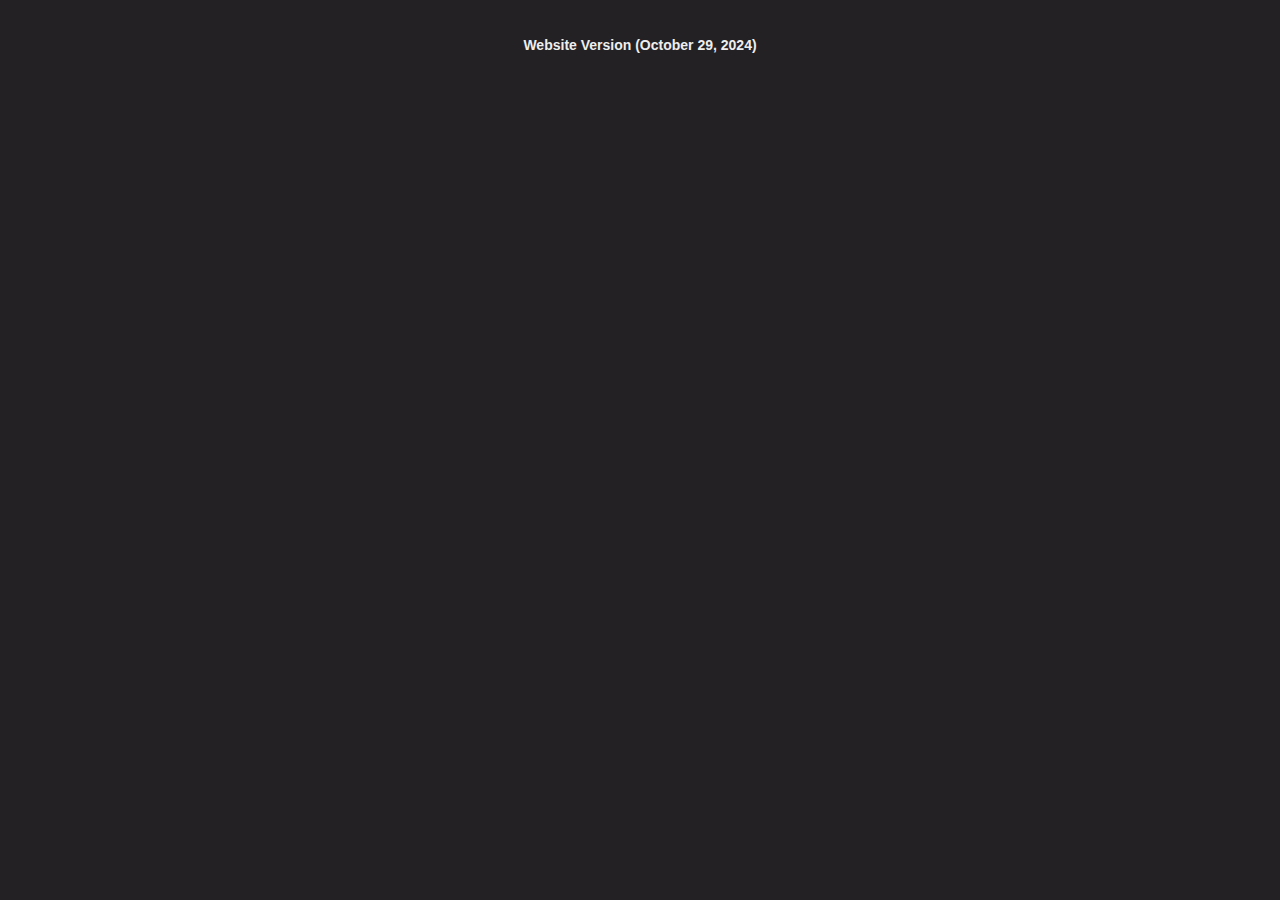
<file: version.html>
<!DOCTYPE html>
<html lang="en">
    <head>
        <meta charset="UTF-8" />
        <title>Title</title>
        <link rel="stylesheet" href="styles.css" />
    </head>
    
    <body>
        <div class="darkDiv">
            <h4>Website Version (October 29, 2024)</h4>
        </div>
    </body>
</html>
</file>
<file: res/css/main.css>
html {
    font-family: Roboto, Arial, Helvetica, sans-serif;
    scroll-behavior: smooth;
    font-size: large;
}
body {
    background-color: #242124;
    margin: 0;
    padding: 0;
    overflow-x: hidden;
    color: white;
    text-align: center;
    display: flex;
    align-items: center;
    justify-content: center;
    flex-direction: column;
}

#header {
    position: sticky;
    top: 0;
    z-index: 1;
}

/* Main Box Containers ------------------------------------------- */
.box {
    display: flex;
    justify-content: center;
    align-items: center;
    margin-top: 8px;
    margin-bottom: 8px;
    border-radius: 16px;
}
.box > * {
    margin: 24px;
}
.box.blue {
    background-color: #202c41;
    color: white;
}
.box.light {
    background-color: #C1C0EB;
    color: black;
}

.flexthis {
    display: flex;
    justify-content: center;
    align-items: center;
}

/* BOX FOR BOXES ------------------------------------------------- */
.boxbox {
    width: 80%;
}
.boxbox > .box {
    width: 100%;
}
.boxbox > .box:first-child {
    border-radius: 16px 16px 0px 0px;
    margin-bottom: 0;
}
.boxbox > .box:not(:first-child):not(:last-child) {
    border-radius: 0;
    margin-top: 0;
    margin-bottom: 0;
}
.boxbox > .box:last-child {
    border-radius: 0px 0px 16px 16px;
    margin-top: 0;
}


img.title {
    width: 96px;
    height: 96px;
}
img.light {
    filter: invert(80%) sepia(14%) saturate(927%) hue-rotate(202deg) brightness(99%) contrast(85%);
}

/* Link Buttons -------------------------------------------------- */
button {
    background-color: #C1C0EB;
    margin: 8px;
    padding: 16px 128px 16px 128px;
    color: black;
    border-radius: 32px;
    border: none;
    font-size: 16px;
    font-weight: bolder;
    text-decoration: none;
    display: flex;
    transition: 0.3s;
}
button:hover {
    background-color: white;
}

@media only screen and (max-width: 768px) {
    .box {
        flex-direction: column;
    }
    #header {
        position: relative;
    }
    .box.reverse {
        flex-direction: column-reverse;
    }
}
</file>
<file: res/css/home.css>
html, body {
    height: 100%;
    background: url(/res/img/art/home/back.png) no-repeat;
    background-position: right -8vw bottom 30%;
    background-color: #242124;
    min-height: 75vh;
}

img.site {
    height: 100%;
    width: 200px;
}

/* Medium Devices, such as tablets */
@media only screen and (max-width: 1024px) {
    html, body {
        background-position: right 10% bottom 30%;
    }
}

/* Small Devices, such as phones */
@media only screen and (max-width: 768px) {
    html, body {
        background-position: right 20% bottom 30%;
    }
}
</file>
<file: styles/main.css>
html {
    font-family: Roboto, Arial, Helvetica, sans-serif;
    scroll-behavior: smooth;
}
body {
    background: #202c41;
    margin: 0;
    padding: 0;
    overflow-x: hidden;
    color: #FFF;
    text-align: center;
}

.box50 {
    width: 50%;
    margin: 10px;
}
.box33 {
    width: 33%;
    margin: 10px;
}
.box17 {
    width: 17%;
    margin: 10px;
}

.colour {
    padding: 1%;
}
.colour.blued {
    background-color: #202c41;
}
.colour.darkd {
    background-color: #242124;
}

.row3 {
    display: flex;
    flex-wrap: wrap;
    align-items: center;
}
.row2 {
    display: flex;
    flex-wrap: wrap;
    align-items: center;
    
}
.row3 div {
    width: 31%;
    margin: 1%;
}
.row2 div {
    width: 48%;
    margin: 1%;
}

.pricebox {
    background: #C1C0EB;
    border-radius: 20px;
    font-weight: bold;
    color: #000;
    align-content: center;
}
.pricebox h3{
    padding: 10px;
}
.pricebox a {
    margin: 10px;
}
.pricesample img {
    max-width: 100%;
    scale: 0.95;
    transition: 0.3s;
}
.pricesample img:hover {
    scale: 1;
}

img.titleicon {
    max-width: 60px;
    filter: invert(80%) sepia(52%)
            saturate(491%) hue-rotate(191deg)
            brightness(93%) contrast(97%);
}

#scrollButton {
    position: fixed;
    z-index: 1;
    bottom: 10%;
    right: 5%;
    width: 60px;
    height: 60px;
    background-color: #C1C0EB;
    border-radius: 50px;
    border: solid 5px #000;
    color: black;
    line-height: 75px;
    font-size: 50px;
    cursor: pointer;
    transition: 0.3s;
    opacity: 0;
    user-select: none;
}
#scrollButton:hover {
    background-color: white;
}

/* ==========================
 * BUTTONS
 * ==========================
 */

a.button, button{
    background: #C1C0EB;
    border-radius: 30px;
    text-decoration: none;
    color: #000;
    font-weight: bold;
    padding: 10px;
    min-width: fit-content;
    display: inline-block;
    transition: 0.3s;
    cursor: pointer;
    user-select: none;
    align-content: center;
}
a.button img, button img{
    max-width: 16px;
    float: left;
    user-select: none;
}
a.button:hover, button:hover {
    background: #FFF;
}

a.button.dark {
    background: #242124;
    color: white;
    
}
a.button.dark:hover {
    background: #C3703A;
    color: black;
    scale: 1.05;
}

@media screen and (max-width: 900px) {
    .row2, .row3 {
        display: block;
    }
    .row2 div, .row3 div {
        width: 98%;
    }
    .rightleft {
        display: flex;
        flex-direction: column-reverse;
    }
    a.button {
        width: 90%;
        margin: 5px;
        text-align: center;
    }
}
</file>
<file: styles/buttons.css>
a, button{
    background: #C1C0EB;
    border-radius: 30px;
    text-decoration: none;
    color: #000;
    font-weight: bold;
    padding: 10px;
    min-width: fit-content;
    display: inline-block;
    transition: 0.3s;
    cursor: pointer;
    user-select: none;
    align-content: center;
}
a img, button img{
    max-width: 16px;
    float: left;
    user-select: none;
}
a:hover, button:hover {
    background: #FFF;
}

a.dark {
    background: #242124;
    color: white;
    
}
a.dark:hover {
    background: #C3703A;
    color: black;
    scale: 1.05;
}

a.form {
    width: 80%;
    text-align: center;
}

@media screen and (max-width: 700px) {
    a, a.form {
        width: 90%;
        margin: 5px;
        text-align: center;
    }
}
</file>
<file: styles/bars.css>
.bar {
    background-color: #202c41;
    display: flex;
}
.bar.top {
    border-bottom: solid 5px #C1C0EB;
}
.bar.bot {
    border-top: solid 5px #C1C0EB;
}

.left {
    text-align: left;
    align-content: center;
}
.right {
    text-align: right;
    align-content: center;
    
}

.home {
    display: inline-block;
}
.home img{
    max-width: 75px;
    height: auto;
    vertical-align: middle;
    scale: .95;
    transition: 0.3s;
    cursor: pointer;
}
.home img:hover {
    scale: 1;
}
.home div {
    cursor: pointer;
    text-decoration: underline 2px rgba(255,255,255,0);
    transition: 0.3s;
}
.home div:hover {
    text-decoration-color: rgba(255,255,255,1)
}

.name {
    display: inline;
    font-size: x-large;
    font-weight: bolder;
}
.name.orange {
    color: #C3703A;
}
.name.tan {
    color: #CCA975;
}

.link {
    width: 32px;
    height: 32px;
    display: inline-block;
    transition: 0.3s;
}
.bluesky {
    background: url(/images/icon/bluesky-icon.png) no-repeat center;
    background-size: contain;
    
}
.bluesky:hover {
    background: url(/images/icon/bluesky-icon-hover.png) no-repeat center;
    background-size: contain;
}
.twitter {
    background: url(/images/icon/twitter-icon.png) no-repeat center;
    background-size: contain;
    
}
.twitter:hover {
    background: url(/images/icon/twitter-icon-hover.png) no-repeat center;
    background-size: contain;
}
.fa {
    background: url(/images/icon/fa-icon.png) no-repeat center;
    background-size: contain;
    
}
.fa:hover {
    background: url(/images/icon/fa-icon-hover.png) no-repeat center;
    background-size: contain;
}
.kofi {
    background: url(/images/icon/kofi-icon.png) no-repeat center;
    background-size: contain;
    
}
.kofi:hover {
    background: url(/images/icon/kofi-icon-hover.png) no-repeat center;
    background-size: contain;
}
.discord {
    background: url(/images/icon/discord-icon.png) no-repeat center;
    background-size: contain;
    
}
.discord:hover {
    background: url(/images/icon/discord-icon-hover.png) no-repeat center;
    background-size: contain;
}
.pat {
    background: url(/images/icon/patreon-icon.png) no-repeat center;
    background-size: contain;
    
}
.pat:hover {
    background: url(/images/icon/patreon-icon-hover.png) no-repeat center;
    background-size: contain;
}



/* Standalone in the dropdown style */
.navbutton {
    background-color: #C1C0EB;
    padding: 16px;
    border-radius: 25px;
    text-align: center;
    color: black;
    text-decoration: none;
    font-weight: bold;
}
.navbutton:hover {
    background-color: #ffffff;
}
.navbutton img {
    width: 20px;
    vertical-align: bottom;
}

/*
 * ==============================
 * Dropdown Menus
 * ==============================
 */
.dropdown {
    position: relative;
    display: inline-block;
    text-align: center;
    color: black;
    font-weight: bold;
}

.dropdown img {
    width: 20px;
    vertical-align: bottom;
}

.dropdown-start {
    background-color: #C1C0EB;
    padding: 16px;
    border-radius: 25px;
    text-decoration: none;
    color: black;
}

.dropdown-start:hover {
    background-color: #ffffff;
}

.dropdown-content {
    display: none;
    position: absolute;
    background-color: #C1C0EB;
    width: 100%;
    margin-top: 15px;
    z-index: 1;
    border-radius: 0 0 25px 25px;
}

.dropdown-content a {
    padding: 12px 16px;
    display: block;
    height: 20px;
    text-decoration: none;
    color: black;
}

.dropdown-content a:hover {
    background-color: #ffffff;
}

/* Used for alternating colours */
.dropdown-alt {
    background-color: #9594C6;
}

/* Last item in dropdown */
.dropdown-last {
    border-radius: 0 0 25px 25px;
}

.dropdown:hover .dropdown-content {
    display: block;
}

.dropdown:hover .dropdown-start {
    border-radius: 25px 25px 0 0;
}

.mobilenav {
    display: none;
}

@media screen and (max-width: 900px) {
    .bar {
        display: block;
    }
    .box50, .box33, .box17 {
        width: inherit;
        text-align: center;
    }
    .dropdown, .navbutton {
        display: none;
    }
    .mobilenav {
        display: block;
    }
}
</file>
<file: styles/home.css>
html, body {
    height: 100%;
}

.homeblock {
    display: flex;
    align-items: center;
    justify-content: center;
    flex-direction: column;
}
</file>
<file: styles.css>
html {
    font-family: Roboto, Arial, Helvetica, sans-serif;
    font-size: 14px;
}
body {
    background: #242124;
    color: #EEE;
    margin: 0;
    align-content: center;
    text-align: center;
    line-height: 12px;
}



.navbar {
    overflow: hidden;
    top: 0;
    width: 100%;
    padding: 10px 5px;
    background: #27354f;
    border: solid #061229;
    border-width: 0 0 5px 0;
    z-index: 1;
}

.navbar a {
    margin: 2px;
    display: inline-block;
    color: black;
    background: #C1C0EB;
    padding: 14px 16px;
    font-size: 18px;
    border-radius: 50px;
    text-decoration: none;
    font-weight: bold;
}
.navbar img {
    width: 16px;
    height: 16px;
}
.navbar a:hover {
    background: #FFFFFF;
}

.navlist a{
    height: auto;
    width: 80%;
    margin: 2px;
    display: inline-block;
    color: black;
    background: #C1C0EB;
    padding: 14px 16px;
    font-size: 18px;
    border-radius: 50px;
    text-decoration: none;
    font-weight: bold;
}
.navlist a:hover {
    background: #FFFFFF;
}
.navlist img {
    width: 16px;
    height: 16px;
}


.darkDiv {
    background: #242124;
    padding: 20px;
}

.blueDiv {
    background:#202c41;
    background-size: 170px 170px;
    padding: 20px;
}



/* 3 Column Div Setup */
.column {
    width: 50%;
    display: table-cell;
    vertical-align: middle;
    
}
.row {
    width: 100%;
    display: table;
}



/* Gallery Formatting*/
gallery {
    float: left;
    width: 100%;
    
}
div.gallery img {
    width: auto;
    max-height: 120px;
    border: 5px solid #C1C0EB;
    margin: 5px;
}
.blur {
    filter: blur(3px);
}



.underline {
    text-decoration: underline;
}
h1 {
    line-height: 32px;
}
h2 {
    line-height: 24px;
}
h3 {
    line-height: 16px;
}
.list {
    line-height: 24px;
    padding: 10px;
}


div.home {
    position: absolute;
    top: 20%;
    bottom: 20%;
    width: 80%;
    left: 10%;
}
div.home .top {
    background-color: #202c41;
    border: solid 5px #C1C0EB;
    border-radius: 25px 25px 0 0;
    margin: 10px 0;
}
div.home .middle {
    background-color: #202c41;
    border: solid 5px #C1C0EB;
    margin: 10px 0;
}
div.home .bottom {
    background-color: #202c41;
    border: solid 5px #C1C0EB;
    border-radius: 0 0 25px 25px;
    margin: 10px 0;
    padding: 10px 10px;
}

.links img{
    margin: 10px;
    width: 50px;
    height: auto;
}
.links img:hover {
    filter:brightness(200%);
}
/* Changes for smaller screens */
@media screen and (max-width: 600px) {
    .navbar a {
        width: 100%;
    }
    .column {
        width: 100%;
    }
}
@media screen and (min-width: 600px) {
    .navbar {
        position: sticky;
    }
}
</file>
<file: res/css/prices.css>
.box img {
    width: 33%;
    height: 100%;
}

@media only screen and (max-width: 1024px) {
    .box img {
        width: 80%;
        height: 100%;
    }
    .box {
        flex-direction: column;
    }
    .box.reverse{
        flex-direction: column-reverse;
    }
}

@media only screen and (max-width: 768px) {
    .box img {
        width: 80%;
        height: 100%;
    }
}
</file>
